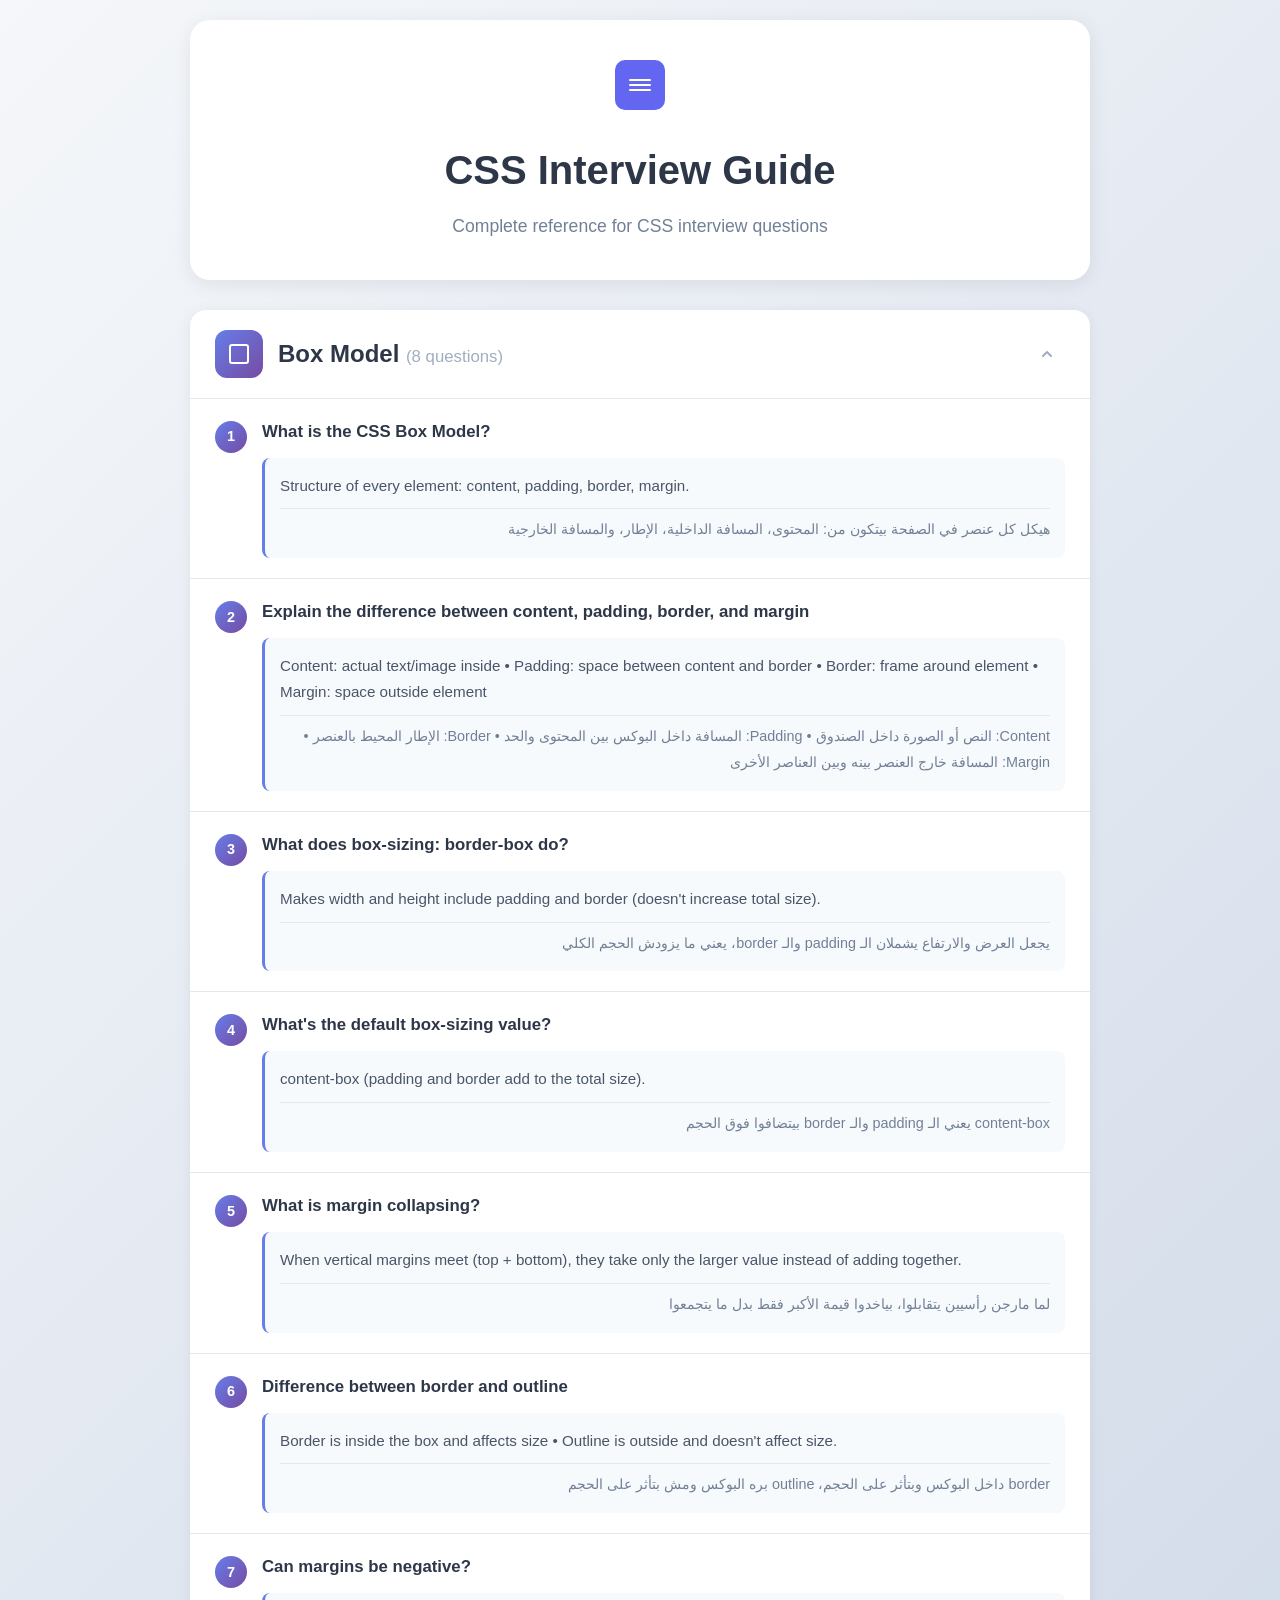
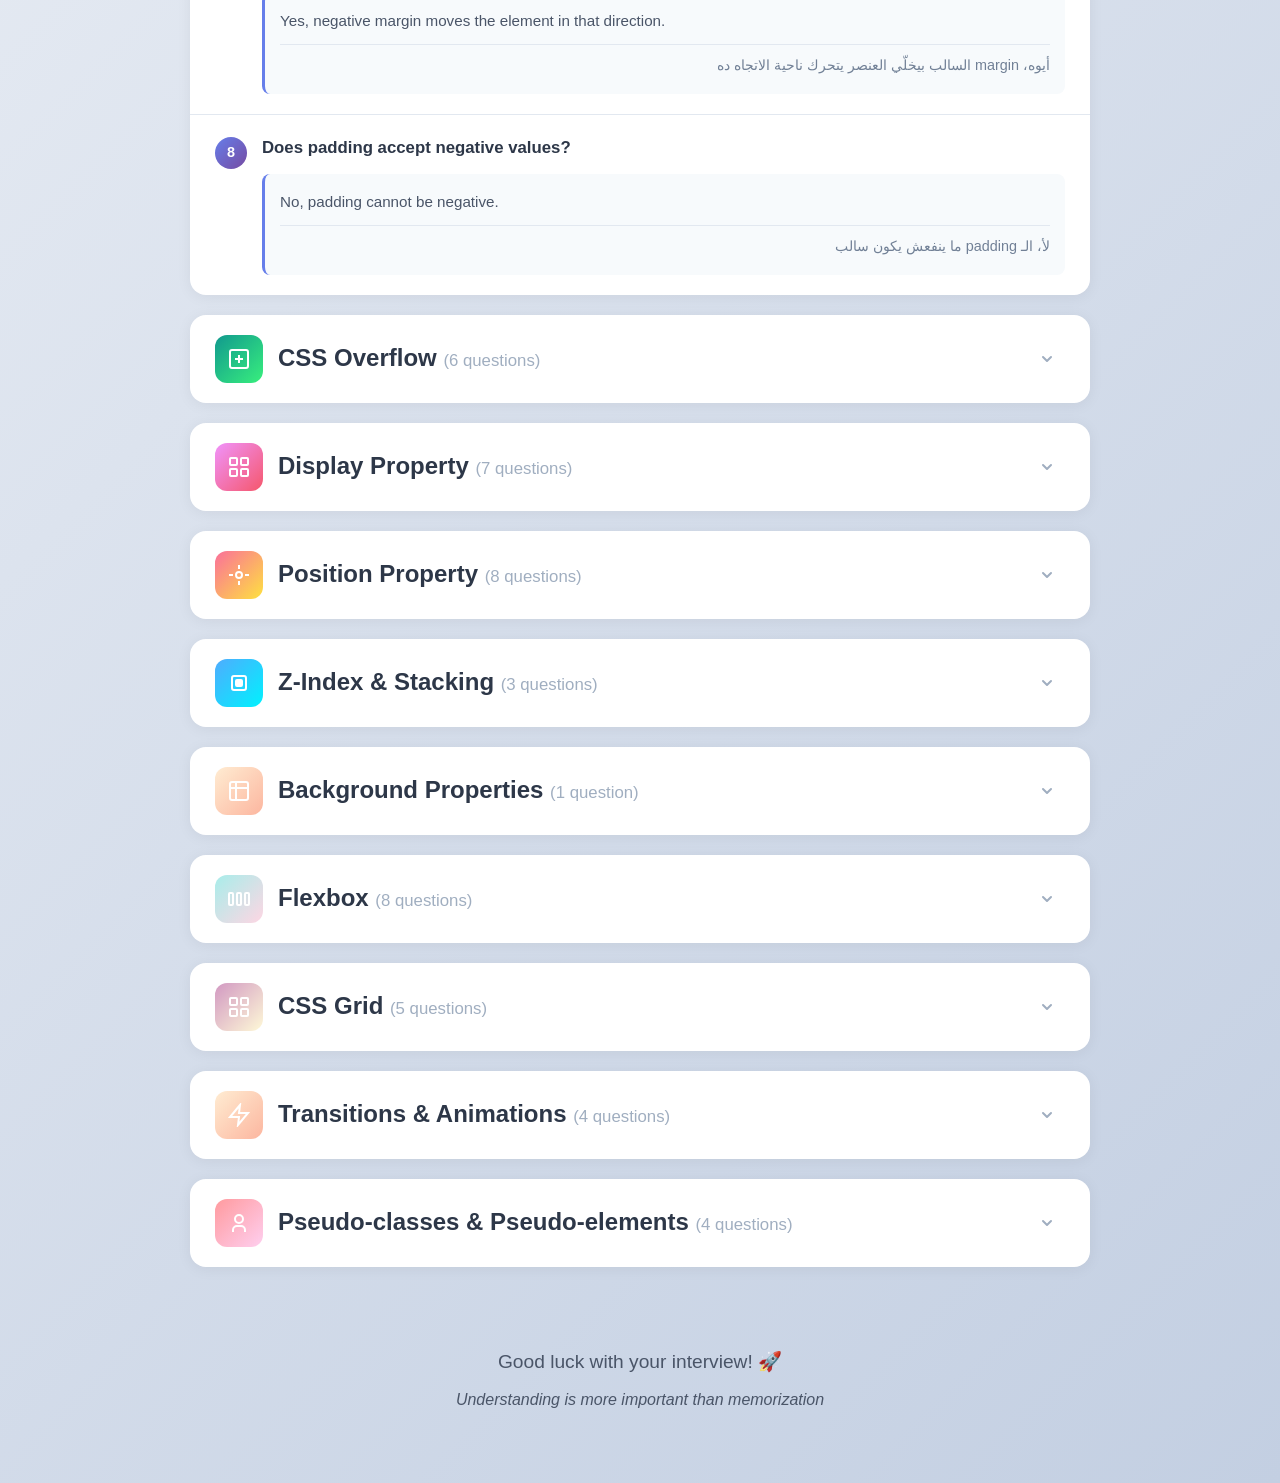
<file: CSS_Question_Interview/index.html>
<!DOCTYPE html>
<html lang="en" dir="ltr">
<head>
    <meta charset="UTF-8">
    <meta name="viewport" content="width=device-width, initial-scale=1.0">
    <title>CSS Interview Guide</title>
    <link rel="stylesheet" href="styles.css">
</head>
<body>
    <div class="container">
        <header class="header">
            <div class="icon">
                <svg width="50" height="50" viewBox="0 0 50 50" fill="none">
                    <rect width="50" height="50" rx="10" fill="#6366f1"/>
                    <path d="M15 20h20M15 25h20M15 30h20" stroke="white" stroke-width="2" stroke-linecap="round"/>
                </svg>
            </div>
            <h1>CSS Interview Guide</h1>
            <p class="subtitle">Complete reference for CSS interview questions</p>
        </header>

        <main class="content">
            <!-- Box Model Section -->
            <section class="topic-section" data-topic="box-model">
                <div class="topic-header">
                    <div class="topic-icon" style="background: linear-gradient(135deg, #667eea 0%, #764ba2 100%);">
                        <svg width="24" height="24" viewBox="0 0 24 24" fill="none" stroke="white" stroke-width="2">
                            <rect x="3" y="3" width="18" height="18" rx="2"/>
                        </svg>
                    </div>
                    <h2>Box Model <span class="question-count">(8 questions)</span></h2>
                    <button class="toggle-btn">
                        <svg class="arrow" width="20" height="20" viewBox="0 0 20 20" fill="currentColor">
                            <path d="M5.293 7.293a1 1 0 011.414 0L10 10.586l3.293-3.293a1 1 0 111.414 1.414l-4 4a1 1 0 01-1.414 0l-4-4a1 1 0 010-1.414z"/>
                        </svg>
                    </button>
                </div>
                <div class="questions-container">
                    <div class="question-card">
                        <div class="question-number">1</div>
                        <div class="question-content">
                            <h3>What is the CSS Box Model?</h3>
                            <div class="answer">
                                <p class="answer-english">Structure of every element: content, padding, border, margin.</p>
                                <p class="answer-arabic">هيكل كل عنصر في الصفحة بيتكون من: المحتوى، المسافة الداخلية، الإطار، والمسافة الخارجية</p>
                            </div>
                        </div>
                    </div>

                    <div class="question-card">
                        <div class="question-number">2</div>
                        <div class="question-content">
                            <h3>Explain the difference between content, padding, border, and margin</h3>
                            <div class="answer">
                                <p class="answer-english">Content: actual text/image inside • Padding: space between content and border • Border: frame around element • Margin: space outside element</p>
                                <p class="answer-arabic">Content: النص أو الصورة داخل الصندوق • Padding: المسافة داخل البوكس بين المحتوى والحد • Border: الإطار المحيط بالعنصر • Margin: المسافة خارج العنصر بينه وبين العناصر الأخرى</p>
                            </div>
                        </div>
                    </div>

                    <div class="question-card">
                        <div class="question-number">3</div>
                        <div class="question-content">
                            <h3>What does box-sizing: border-box do?</h3>
                            <div class="answer">
                                <p class="answer-english">Makes width and height include padding and border (doesn't increase total size).</p>
                                <p class="answer-arabic">يجعل العرض والارتفاع يشملان الـ padding والـ border، يعني ما يزودش الحجم الكلي</p>
                            </div>
                        </div>
                    </div>

                    <div class="question-card">
                        <div class="question-number">4</div>
                        <div class="question-content">
                            <h3>What's the default box-sizing value?</h3>
                            <div class="answer">
                                <p class="answer-english">content-box (padding and border add to the total size).</p>
                                <p class="answer-arabic">content-box يعني الـ padding والـ border بيتضافوا فوق الحجم</p>
                            </div>
                        </div>
                    </div>

                    <div class="question-card">
                        <div class="question-number">5</div>
                        <div class="question-content">
                            <h3>What is margin collapsing?</h3>
                            <div class="answer">
                                <p class="answer-english">When vertical margins meet (top + bottom), they take only the larger value instead of adding together.</p>
                                <p class="answer-arabic">لما مارجن رأسيين يتقابلوا، بياخدوا قيمة الأكبر فقط بدل ما يتجمعوا</p>
                            </div>
                        </div>
                    </div>

                    <div class="question-card">
                        <div class="question-number">6</div>
                        <div class="question-content">
                            <h3>Difference between border and outline</h3>
                            <div class="answer">
                                <p class="answer-english">Border is inside the box and affects size • Outline is outside and doesn't affect size.</p>
                                <p class="answer-arabic">border داخل البوكس وبتأثر على الحجم، outline بره البوكس ومش بتأثر على الحجم</p>
                            </div>
                        </div>
                    </div>

                    <div class="question-card">
                        <div class="question-number">7</div>
                        <div class="question-content">
                            <h3>Can margins be negative?</h3>
                            <div class="answer">
                                <p class="answer-english">Yes, negative margin moves the element in that direction.</p>
                                <p class="answer-arabic">أيوه، margin السالب بيخلّي العنصر يتحرك ناحية الاتجاه ده</p>
                            </div>
                        </div>
                    </div>

                    <div class="question-card">
                        <div class="question-number">8</div>
                        <div class="question-content">
                            <h3>Does padding accept negative values?</h3>
                            <div class="answer">
                                <p class="answer-english">No, padding cannot be negative.</p>
                                <p class="answer-arabic">لأ، الـ padding ما ينفعش يكون سالب</p>
                            </div>
                        </div>
                    </div>
                </div>
            </section>

            <!-- Overflow Section -->
            <section class="topic-section" data-topic="overflow">
                <div class="topic-header">
                    <div class="topic-icon" style="background: linear-gradient(135deg, #11998e 0%, #38ef7d 100%);">
                        <svg width="24" height="24" viewBox="0 0 24 24" fill="none" stroke="white" stroke-width="2">
                            <rect x="3" y="3" width="18" height="18" rx="2"/>
                            <path d="M12 8v8M8 12h8"/>
                        </svg>
                    </div>
                    <h2>CSS Overflow <span class="question-count">(6 questions)</span></h2>
                    <button class="toggle-btn">
                        <svg class="arrow" width="20" height="20" viewBox="0 0 20 20" fill="currentColor">
                            <path d="M5.293 7.293a1 1 0 011.414 0L10 10.586l3.293-3.293a1 1 0 111.414 1.414l-4 4a1 1 0 01-1.414 0l-4-4a1 1 0 010-1.414z"/>
                        </svg>
                    </button>
                </div>
                <div class="questions-container">
                    <div class="question-card">
                        <div class="question-number">1</div>
                        <div class="question-content">
                            <h3>What does the overflow property do in CSS?</h3>
                            <div class="answer">
                                <p class="answer-english">Controls what happens when content overflows an element's box.</p>
                                <p class="answer-arabic">بتتحكم في اللي بيحصل لما المحتوى يكون أكبر من المساحة المحددة للعنصر</p>
                            </div>
                        </div>
                    </div>

                    <div class="question-card">
                        <div class="question-number">2</div>
                        <div class="question-content">
                            <h3>What are the possible values for overflow?</h3>
                            <div class="answer">
                                <p class="answer-english">visible, hidden, scroll, and auto.</p>
                                <p class="answer-arabic">visible: المحتوى بيطلع برا • hidden: بيخفي الزيادة • scroll: شريط تمرير دايماً • auto: شريط تمرير لما يحتاج بس</p>
                            </div>
                        </div>
                    </div>

                    <div class="question-card">
                        <div class="question-number">3</div>
                        <div class="question-content">
                            <h3>What's the default value of overflow?</h3>
                            <div class="answer">
                                <p class="answer-english">The default value is visible.</p>
                                <p class="answer-arabic">القيمة الافتراضية visible، يعني المحتوى هيطلع برا عادي</p>
                            </div>
                        </div>
                    </div>

                    <div class="question-card">
                        <div class="question-number">4</div>
                        <div class="question-content">
                            <h3>What's the difference between overflow: scroll and overflow: auto?</h3>
                            <div class="answer">
                                <p class="answer-english">scroll: always shows scrollbars • auto: shows scrollbars only when needed.</p>
                                <p class="answer-arabic">scroll بيظهر الـ scrollbar دايماً، auto بيظهره بس لما المحتوى يكون كبير فعلاً</p>
                            </div>
                        </div>
                    </div>

                    <div class="question-card">
                        <div class="question-number">5</div>
                        <div class="question-content">
                            <h3>Can you control horizontal and vertical overflow separately?</h3>
                            <div class="answer">
                                <p class="answer-english">Yes, using overflow-x and overflow-y.</p>
                                <p class="answer-arabic">أيوه، overflow-x للأفقي وoverflow-y للرأسي</p>
                            </div>
                        </div>
                    </div>

                    <div class="question-card">
                        <div class="question-number">6</div>
                        <div class="question-content">
                            <h3>What happens if you set overflow: hidden?</h3>
                            <div class="answer">
                                <p class="answer-english">The overflowing content will be clipped and not visible.</p>
                                <p class="answer-arabic">أي حاجة تطلع برا حدود العنصر هتتقصّ ومش هتظهر خالص</p>
                            </div>
                        </div>
                    </div>
                </div>
            </section>

            <!-- Display Property Section -->
            <section class="topic-section" data-topic="display">
                <div class="topic-header">
                    <div class="topic-icon" style="background: linear-gradient(135deg, #f093fb 0%, #f5576c 100%);">
                        <svg width="24" height="24" viewBox="0 0 24 24" fill="none" stroke="white" stroke-width="2">
                            <rect x="3" y="3" width="7" height="7" rx="1"/>
                            <rect x="14" y="3" width="7" height="7" rx="1"/>
                            <rect x="3" y="14" width="7" height="7" rx="1"/>
                            <rect x="14" y="14" width="7" height="7" rx="1"/>
                        </svg>
                    </div>
                    <h2>Display Property <span class="question-count">(7 questions)</span></h2>
                    <button class="toggle-btn">
                        <svg class="arrow" width="20" height="20" viewBox="0 0 20 20" fill="currentColor">
                            <path d="M5.293 7.293a1 1 0 011.414 0L10 10.586l3.293-3.293a1 1 0 111.414 1.414l-4 4a1 1 0 01-1.414 0l-4-4a1 1 0 010-1.414z"/>
                        </svg>
                    </button>
                </div>
                <div class="questions-container">
                    <div class="question-card">
                        <div class="question-number">1</div>
                        <div class="question-content">
                            <h3>What is display: inline?</h3>
                            <div class="answer">
                                <p class="answer-english">Element stays on same line with others, can't set width/height, takes only content space.</p>
                                <p class="answer-arabic">العنصر بيكون على نفس السطر مع غيره، ما ينفعش نديه width أو height، بياخد مساحة على قد المحتوى</p>
                            </div>
                        </div>
                    </div>

                    <div class="question-card">
                        <div class="question-number">2</div>
                        <div class="question-content">
                            <h3>What is display: block?</h3>
                            <div class="answer">
                                <p class="answer-english">Takes full line alone, can set width and height.</p>
                                <p class="answer-arabic">بياخد صف كامل لوحده، نقدر نديه width وheight</p>
                            </div>
                        </div>
                    </div>

                    <div class="question-card">
                        <div class="question-number">3</div>
                        <div class="question-content">
                            <h3>What is display: inline-block?</h3>
                            <div class="answer">
                                <p class="answer-english">Mix of both: stays on same line like inline, but can set width/height like block.</p>
                                <p class="answer-arabic">خليط: بيكون على نفس السطر زي inline، لكن نقدر نديه width وheight زي block</p>
                            </div>
                        </div>
                    </div>

                    <div class="question-card">
                        <div class="question-number">4</div>
                        <div class="question-content">
                            <h3>What is display: none?</h3>
                            <div class="answer">
                                <p class="answer-english">Element completely disappears from page as if it doesn't exist (takes no space).</p>
                                <p class="answer-arabic">العنصر بيختفي تماماً من الصفحة وكأنه مش موجود، ما بياخدش مساحة</p>
                            </div>
                        </div>
                    </div>

                    <div class="question-card">
                        <div class="question-number">5</div>
                        <div class="question-content">
                            <h3>Difference between display: none and visibility: hidden?</h3>
                            <div class="answer">
                                <p class="answer-english">none: removes element completely • hidden: hides element but keeps its space.</p>
                                <p class="answer-arabic">none بيخفي العنصر وبيشيل مكانه، hidden بيخفيه لكن بيحافظ على مكانه</p>
                            </div>
                        </div>
                    </div>

                    <div class="question-card">
                        <div class="question-number">6</div>
                        <div class="question-content">
                            <h3>What is display: flex?</h3>
                            <div class="answer">
                                <p class="answer-english">Makes parent a flex container, arranges children in one dimension (row or column).</p>
                                <p class="answer-arabic">بيخلي العنصر الأب flex container، ينظم العناصر في بعد واحد (صف أو عمود)</p>
                            </div>
                        </div>
                    </div>

                    <div class="question-card">
                        <div class="question-number">7</div>
                        <div class="question-content">
                            <h3>What is display: grid?</h3>
                            <div class="answer">
                                <p class="answer-english">Controls layout in two dimensions (rows and columns), ideal for complex layouts.</p>
                                <p class="answer-arabic">تتحكم في بعدين (صفوف وأعمدة)، مثالية للتصميمات المعقدة</p>
                            </div>
                        </div>
                    </div>
                </div>
            </section>

            <!-- Position Property Section -->
            <section class="topic-section" data-topic="position">
                <div class="topic-header">
                    <div class="topic-icon" style="background: linear-gradient(135deg, #fa709a 0%, #fee140 100%);">
                        <svg width="24" height="24" viewBox="0 0 24 24" fill="none" stroke="white" stroke-width="2">
                            <circle cx="12" cy="12" r="3"/>
                            <path d="M12 2v4M12 18v4M22 12h-4M6 12H2"/>
                        </svg>
                    </div>
                    <h2>Position Property <span class="question-count">(8 questions)</span></h2>
                    <button class="toggle-btn">
                        <svg class="arrow" width="20" height="20" viewBox="0 0 20 20" fill="currentColor">
                            <path d="M5.293 7.293a1 1 0 011.414 0L10 10.586l3.293-3.293a1 1 0 111.414 1.414l-4 4a1 1 0 01-1.414 0l-4-4a1 1 0 010-1.414z"/>
                        </svg>
                    </button>
                </div>
                <div class="questions-container">
                    <div class="question-card">
                        <div class="question-number">1</div>
                        <div class="question-content">
                            <h3>What is position: static?</h3>
                            <div class="answer">
                                <p class="answer-english">Default positioning, element follows normal document flow.</p>
                                <p class="answer-arabic">الوضع الافتراضي، العنصر بيتبع التدفق الطبيعي للصفحة</p>
                            </div>
                        </div>
                    </div>

                    <div class="question-card">
                        <div class="question-number">2</div>
                        <div class="question-content">
                            <h3>What is position: relative?</h3>
                            <div class="answer">
                                <p class="answer-english">Element moves relative to its original position, keeps space in document.</p>
                                <p class="answer-arabic">العنصر بيتحرك بالنسبة لمكانه الأصلي، بس بيحتفظ بمكانه في الصفحة</p>
                            </div>
                        </div>
                    </div>

                    <div class="question-card">
                        <div class="question-number">3</div>
                        <div class="question-content">
                            <h3>What is position: absolute?</h3>
                            <div class="answer">
                                <p class="answer-english">Element positioned relative to nearest positioned parent (or body), removed from flow.</p>
                                <p class="answer-arabic">العنصر بيتحرك بالنسبة لأقرب أب عنده position غير static، بيخرج من التدفق الطبيعي</p>
                            </div>
                        </div>
                    </div>

                    <div class="question-card">
                        <div class="question-number">4</div>
                        <div class="question-content">
                            <h3>What is position: fixed?</h3>
                            <div class="answer">
                                <p class="answer-english">Element fixed relative to viewport, stays in place when scrolling.</p>
                                <p class="answer-arabic">العنصر ثابت بالنسبة للشاشة، بيفضل في مكانه حتى لو سكرولت</p>
                            </div>
                        </div>
                    </div>

                    <div class="question-card">
                        <div class="question-number">5</div>
                        <div class="question-content">
                            <h3>What is position: sticky?</h3>
                            <div class="answer">
                                <p class="answer-english">Mix of relative and fixed: scrolls normally until threshold, then becomes fixed.</p>
                                <p class="answer-arabic">خليط: بيتحرك عادي لحد ما يوصل لنقطة معينة، بعدها بيثبت زي fixed</p>
                            </div>
                        </div>
                    </div>

                    <div class="question-card">
                        <div class="question-number">6</div>
                        <div class="question-content">
                            <h3>Difference between absolute and relative?</h3>
                            <div class="answer">
                                <p class="answer-english">relative: keeps space in flow • absolute: removed from flow, positioned relative to parent.</p>
                                <p class="answer-arabic">relative بيحافظ على مكانه في الصفحة، absolute بيخرج من التدفق ويتحرك بالنسبة للأب</p>
                            </div>
                        </div>
                    </div>

                    <div class="question-card">
                        <div class="question-number">7</div>
                        <div class="question-content">
                            <h3>How to center element with position: absolute?</h3>
                            <div class="answer">
                                <p class="answer-english">Use top: 50%; left: 50%; transform: translate(-50%, -50%);</p>
                                <p class="answer-arabic">استخدم top: 50%; left: 50%; transform: translate(-50%, -50%); عشان يبقى في النص بالضبط</p>
                            </div>
                        </div>
                    </div>

                    <div class="question-card">
                        <div class="question-number">8</div>
                        <div class="question-content">
                            <h3>Why doesn't sticky work sometimes?</h3>
                            <div class="answer">
                                <p class="answer-english">Must specify top/bottom value, parent can't have overflow: hidden or auto.</p>
                                <p class="answer-arabic">لازم تحدد top أو bottom، والأب ما يكونش عليه overflow: hidden</p>
                            </div>
                        </div>
                    </div>
                </div>
            </section>

            <!-- Z-Index & Stacking Section -->
            <section class="topic-section" data-topic="zindex">
                <div class="topic-header">
                    <div class="topic-icon" style="background: linear-gradient(135deg, #4facfe 0%, #00f2fe 100%);">
                        <svg width="24" height="24" viewBox="0 0 24 24" fill="none" stroke="white" stroke-width="2">
                            <rect x="5" y="5" width="14" height="14" rx="2"/>
                            <rect x="9" y="9" width="6" height="6" rx="1" fill="white"/>
                        </svg>
                    </div>
                    <h2>Z-Index & Stacking <span class="question-count">(3 questions)</span></h2>
                    <button class="toggle-btn">
                        <svg class="arrow" width="20" height="20" viewBox="0 0 20 20" fill="currentColor">
                            <path d="M5.293 7.293a1 1 0 011.414 0L10 10.586l3.293-3.293a1 1 0 111.414 1.414l-4 4a1 1 0 01-1.414 0l-4-4a1 1 0 010-1.414z"/>
                        </svg>
                    </button>
                </div>
                <div class="questions-container">
                    <div class="question-card">
                        <div class="question-number">1</div>
                        <div class="question-content">
                            <h3>When does z-index not work?</h3>
                            <div class="answer">
                                <p class="answer-english">When element has position: static (default).</p>
                                <p class="answer-arabic">لما يكون العنصر position: static، لازم يكون relative أو absolute أو fixed</p>
                            </div>
                        </div>
                    </div>

                    <div class="question-card">
                        <div class="question-number">2</div>
                        <div class="question-content">
                            <h3>Difference between positive and negative z-index?</h3>
                            <div class="answer">
                                <p class="answer-english">Positive: brings element forward • Negative: pushes element backward.</p>
                                <p class="answer-arabic">الموجب بيخلي العنصر فوق، السالب بيخليه تحت</p>
                            </div>
                        </div>
                    </div>

                    <div class="question-card">
                        <div class="question-number">3</div>
                        <div class="question-content">
                            <h3>What if two elements have same z-index?</h3>
                            <div class="answer">
                                <p class="answer-english">The one that comes later in HTML appears on top.</p>
                                <p class="answer-arabic">اللي جاي بعد في الكود بيظهر فوق</p>
                            </div>
                        </div>
                    </div>
                </div>
            </section>

            <!-- Background Properties Section -->
            <section class="topic-section" data-topic="background">
                <div class="topic-header">
                    <div class="topic-icon" style="background: linear-gradient(135deg, #ffecd2 0%, #fcb69f 100%);">
                        <svg width="24" height="24" viewBox="0 0 24 24" fill="none" stroke="white" stroke-width="2">
                            <rect x="3" y="3" width="18" height="18" rx="2"/>
                            <path d="M3 9h18M9 3v18"/>
                        </svg>
                    </div>
                    <h2>Background Properties <span class="question-count">(1 question)</span></h2>
                    <button class="toggle-btn">
                        <svg class="arrow" width="20" height="20" viewBox="0 0 20 20" fill="currentColor">
                            <path d="M5.293 7.293a1 1 0 011.414 0L10 10.586l3.293-3.293a1 1 0 111.414 1.414l-4 4a1 1 0 01-1.414 0l-4-4a1 1 0 010-1.414z"/>
                        </svg>
                    </button>
                </div>
                <div class="questions-container">
                    <div class="question-card">
                        <div class="question-number">1</div>
                        <div class="question-content">
                            <h3>What is background-attachment?</h3>
                            <div class="answer">
                                <p class="answer-english">Controls if background moves with page or stays fixed. Values: scroll (moves) or fixed (stays).</p>
                                <p class="answer-arabic">بتحدد هل الخلفية تتحرك مع الصفحة (scroll) ولا ثابتة (fixed)</p>
                            </div>
                        </div>
                    </div>
                </div>
            </section>

            <!-- Flexbox Section -->
            <section class="topic-section" data-topic="flexbox">
                <div class="topic-header">
                    <div class="topic-icon" style="background: linear-gradient(135deg, #a8edea 0%, #fed6e3 100%);">
                        <svg width="24" height="24" viewBox="0 0 24 24" fill="none" stroke="white" stroke-width="2">
                            <rect x="2" y="6" width="4" height="12" rx="1"/>
                            <rect x="10" y="6" width="4" height="12" rx="1"/>
                            <rect x="18" y="6" width="4" height="12" rx="1"/>
                        </svg>
                    </div>
                    <h2>Flexbox <span class="question-count">(8 questions)</span></h2>
                    <button class="toggle-btn">
                        <svg class="arrow" width="20" height="20" viewBox="0 0 20 20" fill="currentColor">
                            <path d="M5.293 7.293a1 1 0 011.414 0L10 10.586l3.293-3.293a1 1 0 111.414 1.414l-4 4a1 1 0 01-1.414 0l-4-4a1 1 0 010-1.414z"/>
                        </svg>
                    </button>
                </div>
                <div class="questions-container">
                    <div class="question-card">
                        <div class="question-number">1</div>
                        <div class="question-content">
                            <h3>What is the purpose of Flexbox?</h3>
                            <div class="answer">
                                <p class="answer-english">Arranges elements in a container flexibly and easily, controlling direction and alignment horizontally or vertically without float or position.</p>
                                <p class="answer-arabic">بيُستخدم لترتيب العناصر داخل الحاوية بطريقة مرنة وسهلة، بتوزع المسافات وتتحكم في الاتجاه أفقي أو رأسي من غير float</p>
                            </div>
                        </div>
                    </div>

                    <div class="question-card">
                        <div class="question-number">2</div>
                        <div class="question-content">
                            <h3>Difference between justify-content and align-items?</h3>
                            <div class="answer">
                                <p class="answer-english">justify-content: controls horizontal distribution (main axis) • align-items: controls vertical distribution (cross axis).</p>
                                <p class="answer-arabic">justify-content بتتحكم أفقياً، align-items بتتحكم رأسياً</p>
                            </div>
                        </div>
                    </div>

                    <div class="question-card">
                        <div class="question-number">3</div>
                        <div class="question-content">
                            <h3>Difference between align-items and align-content?</h3>
                            <div class="answer">
                                <p class="answer-english">align-items: aligns elements within one line • align-content: aligns all rows when using flex-wrap.</p>
                                <p class="answer-arabic">align-items بتتحكم في محاذاة العناصر داخل سطر واحد، align-content بتتحكم في كل الصفوف</p>
                            </div>
                        </div>
                    </div>

                    <div class="question-card">
                        <div class="question-number">4</div>
                        <div class="question-content">
                            <h3>What does flex-direction do?</h3>
                            <div class="answer">
                                <p class="answer-english">Determines the direction of elements: row (horizontal) or column (vertical).</p>
                                <p class="answer-arabic">بتحدد اتجاه العناصر: صف (row) أو عمود (column)</p>
                            </div>
                        </div>
                    </div>

                    <div class="question-card">
                        <div class="question-number">5</div>
                        <div class="question-content">
                            <h3>Difference between space-between, space-around, and space-evenly?</h3>
                            <div class="answer">
                                <p class="answer-english">space-between: first/last touch edges, space between only • space-around: equal space around each • space-evenly: all spaces equal.</p>
                                <p class="answer-arabic">space-between: أول وآخر ملتصقين بالأطراف • space-around: مسافات حول كل عنصر • space-evenly: كل المسافات متساوية</p>
                            </div>
                        </div>
                    </div>

                    <div class="question-card">
                        <div class="question-number">6</div>
                        <div class="question-content">
                            <h3>What does flex-wrap do?</h3>
                            <div class="answer">
                                <p class="answer-english">Makes elements wrap to new line when space isn't enough instead of staying in one line.</p>
                                <p class="answer-arabic">بتخلي العناصر تنزل لسطر جديد لو المساحة مش كفاية</p>
                            </div>
                        </div>
                    </div>

                    <div class="question-card">
                        <div class="question-number">7</div>
                        <div class="question-content">
                            <h3>What does the order property do?</h3>
                            <div class="answer">
                                <p class="answer-english">Changes element order within flex container without changing HTML code.</p>
                                <p class="answer-arabic">بتغير ترتيب العنصر داخل flex من غير ما تغير الكود</p>
                            </div>
                        </div>
                    </div>

                    <div class="question-card">
                        <div class="question-number">8</div>
                        <div class="question-content">
                            <h3>What happens with flex-wrap: nowrap?</h3>
                            <div class="answer">
                                <p class="answer-english">All elements stay in one line even if there's not enough space, might overflow container.</p>
                                <p class="answer-arabic">العناصر كلها هتفضل في سطر واحد حتى لو المساحة مش كفاية</p>
                            </div>
                        </div>
                    </div>
                </div>
            </section>

            <!-- CSS Grid Section -->
            <section class="topic-section" data-topic="grid">
                <div class="topic-header">
                    <div class="topic-icon" style="background: linear-gradient(135deg, #d299c2 0%, #fef9d7 100%);">
                        <svg width="24" height="24" viewBox="0 0 24 24" fill="none" stroke="white" stroke-width="2">
                            <rect x="3" y="3" width="7" height="7" rx="1"/>
                            <rect x="14" y="3" width="7" height="7" rx="1"/>
                            <rect x="3" y="14" width="7" height="7" rx="1"/>
                            <rect x="14" y="14" width="7" height="7" rx="1"/>
                        </svg>
                    </div>
                    <h2>CSS Grid <span class="question-count">(5 questions)</span></h2>
                    <button class="toggle-btn">
                        <svg class="arrow" width="20" height="20" viewBox="0 0 20 20" fill="currentColor">
                            <path d="M5.293 7.293a1 1 0 011.414 0L10 10.586l3.293-3.293a1 1 0 111.414 1.414l-4 4a1 1 0 01-1.414 0l-4-4a1 1 0 010-1.414z"/>
                        </svg>
                    </button>
                </div>
                <div class="questions-container">
                    <div class="question-card">
                        <div class="question-number">1</div>
                        <div class="question-content">
                            <h3>Difference between Flexbox and Grid?</h3>
                            <div class="answer">
                                <p class="answer-english">Flexbox: one-dimensional layout (row or column) • Grid: two-dimensional layout (rows + columns together).</p>
                                <p class="answer-arabic">Flexbox بُعد واحد (سطر أو عمود)، Grid بُعدين (صفوف + أعمدة مع بعض)</p>
                            </div>
                        </div>
                    </div>

                    <div class="question-card">
                        <div class="question-number">2</div>
                        <div class="question-content">
                            <h3>What do grid-template-columns and grid-template-rows do?</h3>
                            <div class="answer">
                                <p class="answer-english">grid-template-columns: defines number and size of columns • grid-template-rows: defines number and size of rows.</p>
                                <p class="answer-arabic">grid-template-columns تحدد عدد الأعمدة وحجمهم، grid-template-rows تحدد الصفوف</p>
                            </div>
                        </div>
                    </div>

                    <div class="question-card">
                        <div class="question-number">3</div>
                        <div class="question-content">
                            <h3>Difference between gap, row-gap, and column-gap?</h3>
                            <div class="answer">
                                <p class="answer-english">gap: space between rows and columns together • row-gap: space between rows only • column-gap: space between columns only.</p>
                                <p class="answer-arabic">gap للصفوف والأعمدة مع بعض، row-gap للصفوف بس، column-gap للأعمدة بس</p>
                            </div>
                        </div>
                    </div>

                    <div class="question-card">
                        <div class="question-number">4</div>
                        <div class="question-content">
                            <h3>What do justify-items and align-items do in Grid?</h3>
                            <div class="answer">
                                <p class="answer-english">justify-items: horizontal alignment within cells • align-items: vertical alignment within cells.</p>
                                <p class="answer-arabic">justify-items محاذاة أفقية داخل الخلية، align-items محاذاة رأسية</p>
                            </div>
                        </div>
                    </div>

                    <div class="question-card">
                        <div class="question-number">5</div>
                        <div class="question-content">
                            <h3>Difference between justify-content and align-content in Grid?</h3>
                            <div class="answer">
                                <p class="answer-english">justify-content: aligns all columns horizontally • align-content: aligns all rows vertically.</p>
                                <p class="answer-arabic">justify-content محاذاة كل الأعمدة أفقياً، align-content محاذاة كل الصفوف رأسياً</p>
                            </div>
                        </div>
                    </div>
                </div>
            </section>

            <!-- Transitions & Animations Section -->
            <section class="topic-section" data-topic="animations">
                <div class="topic-header">
                    <div class="topic-icon" style="background: linear-gradient(135deg, #ffecd2 0%, #fcb69f 100%);">
                        <svg width="24" height="24" viewBox="0 0 24 24" fill="none" stroke="white" stroke-width="2">
                            <path d="M13 2L3 14h9l-1 8 10-12h-9l1-8z"/>
                        </svg>
                    </div>
                    <h2>Transitions & Animations <span class="question-count">(4 questions)</span></h2>
                    <button class="toggle-btn">
                        <svg class="arrow" width="20" height="20" viewBox="0 0 20 20" fill="currentColor">
                            <path d="M5.293 7.293a1 1 0 011.414 0L10 10.586l3.293-3.293a1 1 0 111.414 1.414l-4 4a1 1 0 01-1.414 0l-4-4a1 1 0 010-1.414z"/>
                        </svg>
                    </button>
                </div>
                <div class="questions-container">
                    <div class="question-card">
                        <div class="question-number">1</div>
                        <div class="question-content">
                            <h3>Difference between CSS Transitions and Animations?</h3>
                            <div class="answer">
                                <p class="answer-english">Transition: smooth change on specific event (hover, focus) • Animation: continuous/programmed effects using @keyframes.</p>
                                <p class="answer-arabic">Transition تغيير سلس عند حدث معين، Animation تأثيرات مستمرة باستخدام @keyframes</p>
                            </div>
                        </div>
                    </div>

                    <div class="question-card">
                        <div class="question-number">2</div>
                        <div class="question-content">
                            <h3>What are the components of transition?</h3>
                            <div class="answer">
                                <p class="answer-english">property (what changes), duration (how long), timing-function (movement shape), delay (wait before start).</p>
                                <p class="answer-arabic">property: الخاصية • duration: المدة • timing-function: شكل الحركة • delay: التأخير</p>
                            </div>
                        </div>
                    </div>

                    <div class="question-card">
                        <div class="question-number">3</div>
                        <div class="question-content">
                            <h3>What are the components of animation?</h3>
                            <div class="answer">
                                <p class="answer-english">@keyframes (defines movement), animation-name, animation-duration, animation-iteration-count (repetitions).</p>
                                <p class="answer-arabic">@keyframes تحدد الحركة، animation-name الاسم، animation-duration المدة، iteration-count عدد التكرار</p>
                            </div>
                        </div>
                    </div>

                    <div class="question-card">
                        <div class="question-number">4</div>
                        <div class="question-content">
                            <h3>How to make animation repeat infinitely?</h3>
                            <div class="answer">
                                <p class="answer-english">Use animation-iteration-count: infinite;</p>
                                <p class="answer-arabic">استخدم animation-iteration-count: infinite; عشان تتكرر بلا حدود</p>
                            </div>
                        </div>
                    </div>
                </div>
            </section>

            <!-- Pseudo-classes & Pseudo-elements Section -->
            <section class="topic-section" data-topic="pseudo">
                <div class="topic-header">
                    <div class="topic-icon" style="background: linear-gradient(135deg, #ff9a9e 0%, #fecfef 100%);">
                        <svg width="24" height="24" viewBox="0 0 24 24" fill="none" stroke="white" stroke-width="2">
                            <circle cx="12" cy="8" r="4"/>
                            <path d="M6 21v-2a4 4 0 014-4h4a4 4 0 014 4v2"/>
                        </svg>
                    </div>
                    <h2>Pseudo-classes & Pseudo-elements <span class="question-count">(4 questions)</span></h2>
                    <button class="toggle-btn">
                        <svg class="arrow" width="20" height="20" viewBox="0 0 20 20" fill="currentColor">
                            <path d="M5.293 7.293a1 1 0 011.414 0L10 10.586l3.293-3.293a1 1 0 111.414 1.414l-4 4a1 1 0 01-1.414 0l-4-4a1 1 0 010-1.414z"/>
                        </svg>
                    </button>
                </div>
                <div class="questions-container">
                    <div class="question-card">
                        <div class="question-number">1</div>
                        <div class="question-content">
                            <h3>Difference between pseudo-class and pseudo-element?</h3>
                            <div class="answer">
                                <p class="answer-english">Pseudo-class: styles element in specific state (:hover, :focus) • Pseudo-element: styles specific part (::before, ::after).</p>
                                <p class="answer-arabic">Pseudo-class بتستهدف حالة معينة للعنصر، Pseudo-element بتستهدف جزء معين منه</p>
                            </div>
                        </div>
                    </div>

                    <div class="question-card">
                        <div class="question-number">2</div>
                        <div class="question-content">
                            <h3>Difference between :hover, :active, and :focus?</h3>
                            <div class="answer">
                                <p class="answer-english">:hover (mouse over) • :active (while clicking) • :focus (when selected/tabbed to).</p>
                                <p class="answer-arabic">:hover لما الماوس فوق العنصر • :active وقت الضغط • :focus لما العنصر يكون محدد</p>
                            </div>
                        </div>
                    </div>

                    <div class="question-card">
                        <div class="question-number">3</div>
                        <div class="question-content">
                            <h3>How to add content before element with CSS?</h3>
                            <div class="answer">
                                <p class="answer-english">Use ::before with content property.</p>
                                <p class="answer-arabic">استخدم ::before مع خاصية content</p>
                            </div>
                        </div>
                    </div>

                    <div class="question-card">
                        <div class="question-number">4</div>
                        <div class="question-content">
                            <h3>When to use :first-child and :last-child?</h3>
                            <div class="answer">
                                <p class="answer-english">To target first or last element in a group for special styling.</p>
                                <p class="answer-arabic">لاستهداف أول أو آخر عنصر في مجموعة عشان تديه تنسيق خاص</p>
                            </div>
                        </div>
                    </div>
                </div>
            </section>
        </main>

        <footer class="footer">
            <p>Good luck with your interview! 🚀</p>
            <p class="footer-note">Understanding is more important than memorization</p>
        </footer>
    </div>

    <script src="script.js"></script>
</body>
</html>
</file>
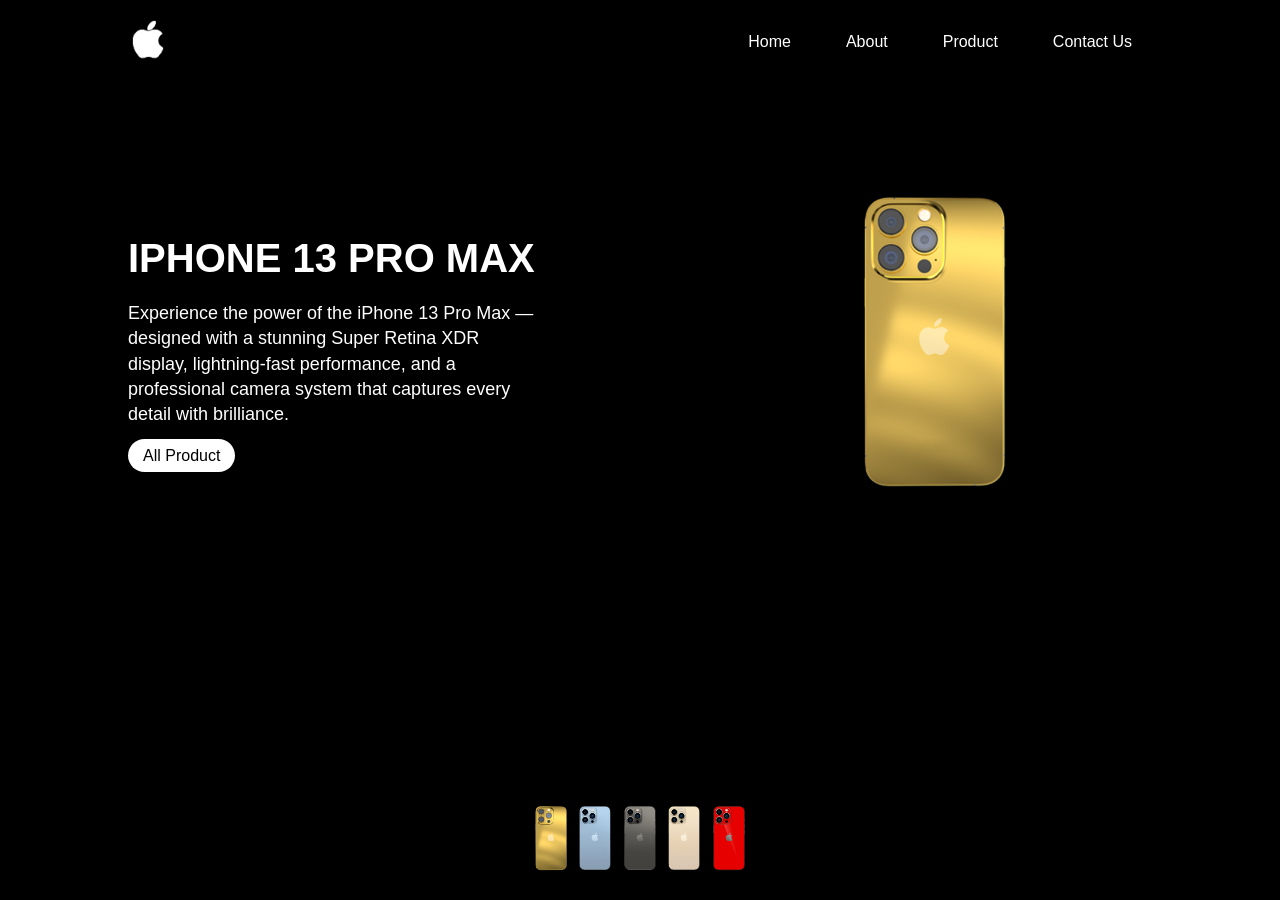
<file: iphone_page/index.html>
<!DOCTYPE html>
<html lang="en">
<head>
    <meta charset="UTF-8">
    <meta name="viewport" content="width=device-width, initial-scale=1.0">
    <link  rel="stylesheet" href="style.css">
    <title>Iphone_langing_Page</title>
</head>
<body>
    <div class="container">
        <header>
            <a  class="logo"><img  src="Image/logo.png"></a>
            <ul>
                <li><a href="#home">Home</a></li>
                <li><a href="#home">About</a></li>
                <li><a href="#home">Product</a></li>
                <li><a href="#home">Contact Us</a></li>

            </ul>
        </header>
        <div class="contact">
            <div  class="text">
                <h2>iphone 13 pro max</h2>
                <p>Experience the power of the iPhone 13 Pro Max — designed with a stunning Super Retina XDR display, lightning-fast performance, and a professional camera system that captures every detail with brilliance.</p>
                <a>All Product</a>
            </div>
            <div class="Image">
                <img  class="img" src="Image/0.png">
            </div>
        </div>
        <div class="icons">
            <img onclick="photo(this.src);background('black')" src="Image/0.png">
            <img onclick="photo(this.src);background('#247ec8')" src="Image/1.png">
            <img  onclick="photo(this.src);background('#1e1e1e')" src="Image/2.png">
            <img  onclick="photo(this.src);background('#c79b53')" src="Image/3.png">
            <img onclick="photo(this.src);background('#c82525')" src="Image/4.png">

        </div>
    </div>
    <script src="main.js"></script>
</body>
</html>
</file>
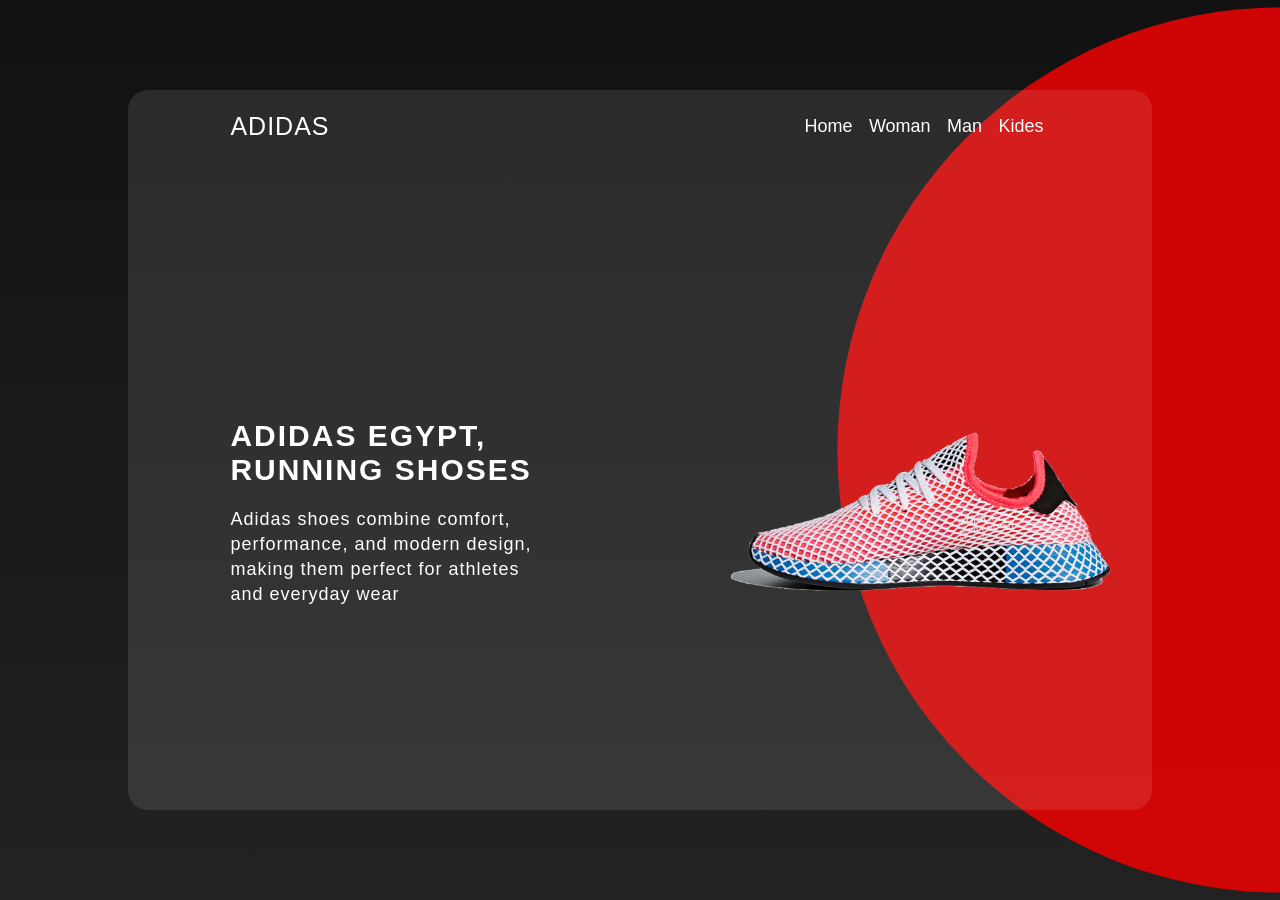
<file: Shoose Responsive/index.html>
<!DOCTYPE html>
<html lang="en">
<head>
    <meta charset="UTF-8">
    <meta name="viewport" content="width=device-width, initial-scale=1.0">
    <link rel="stylesheet" href="style.css">
    <title>Shose_page</title>
</head>
<body>
    <div class="container">
        <nav>
            <a class="logo" href="#">Adidas</a>
            <ul>
                <li><a href="#">Home</a></li>
                <li><a href="#">Woman</a></li>
                <li><a href="#">Man</a></li>
                <li><a href="#">Kides</a></li>

            </ul>
        </nav> 
        <div class="content">
            <div class="text">
                <h2>Adidas Egypt,<br>Running shoses</h2>
                <p>Adidas shoes combine comfort, performance, and modern design, making them perfect for athletes and everyday wear
                </p>
            </div>
            <div class="img">
                <img src="Img/shoes.png">
            </div>
        </div>
    </div>
</body>
</html>
</file>
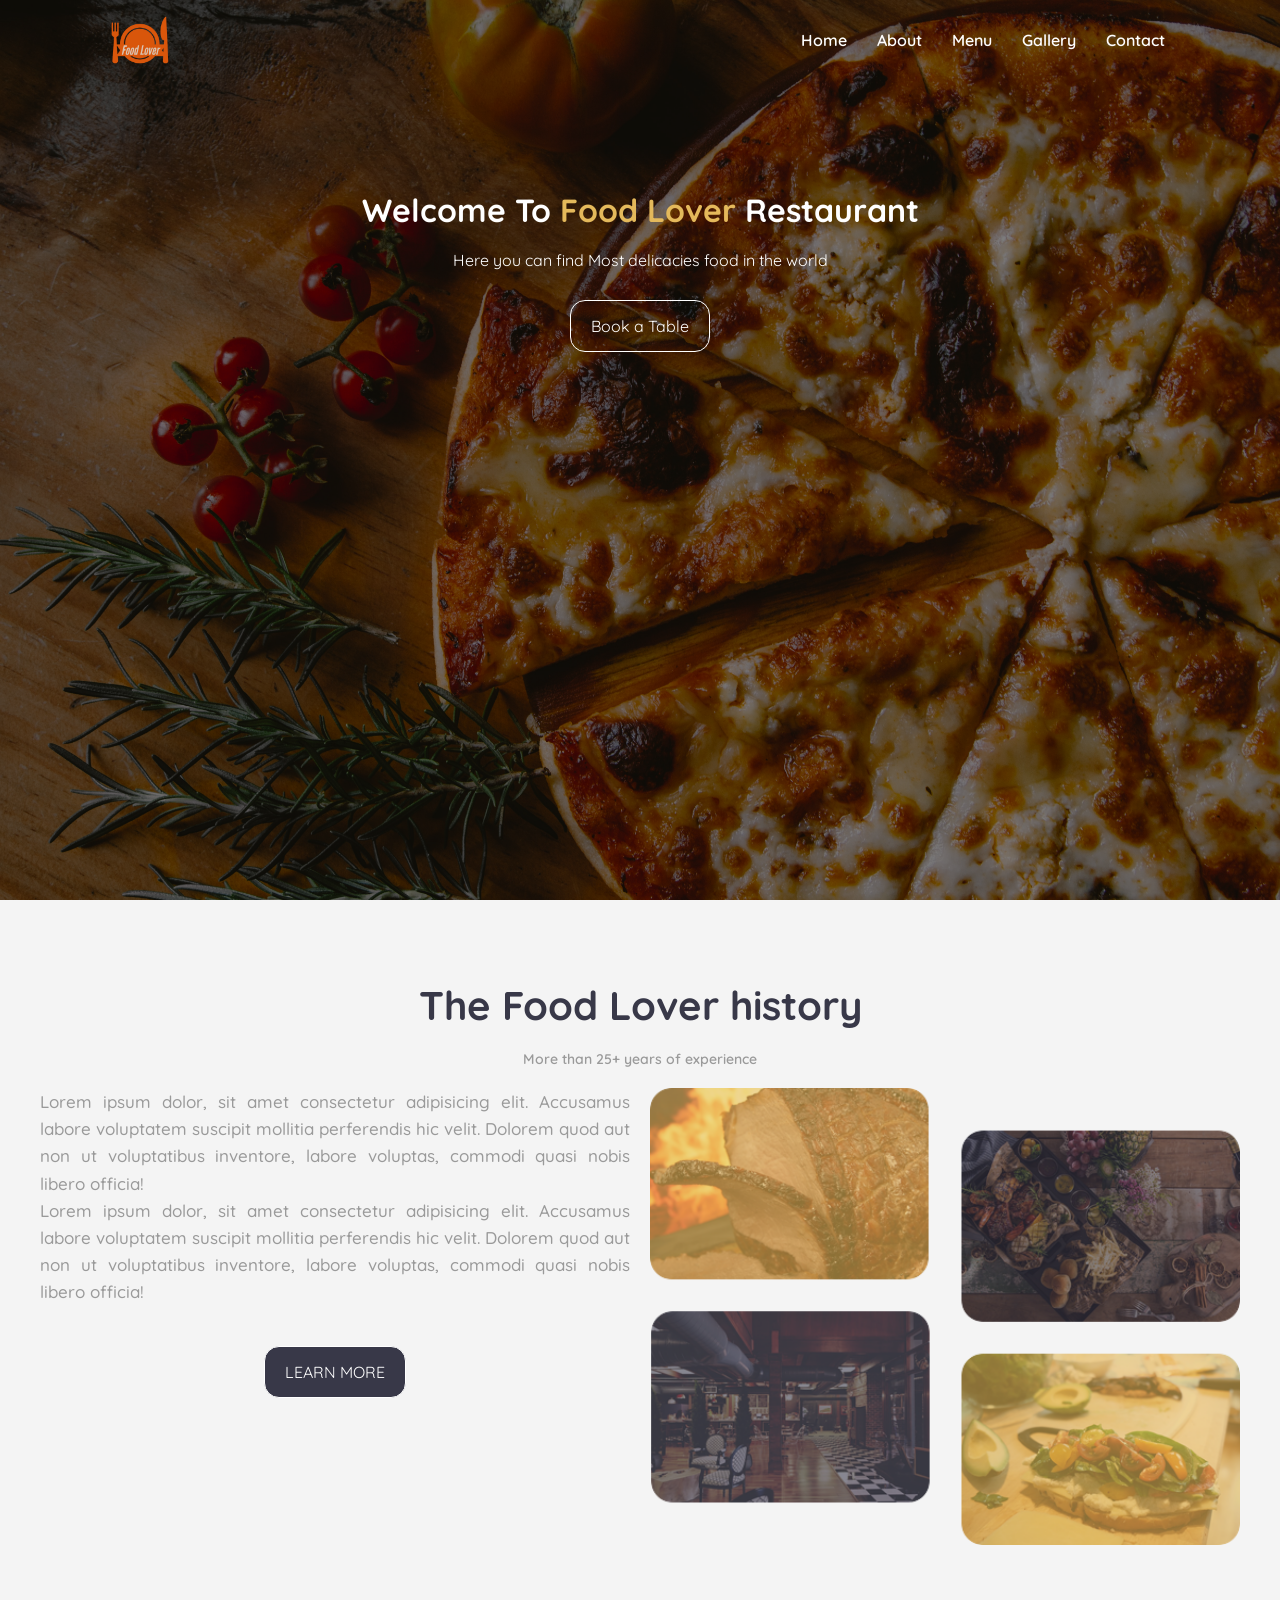
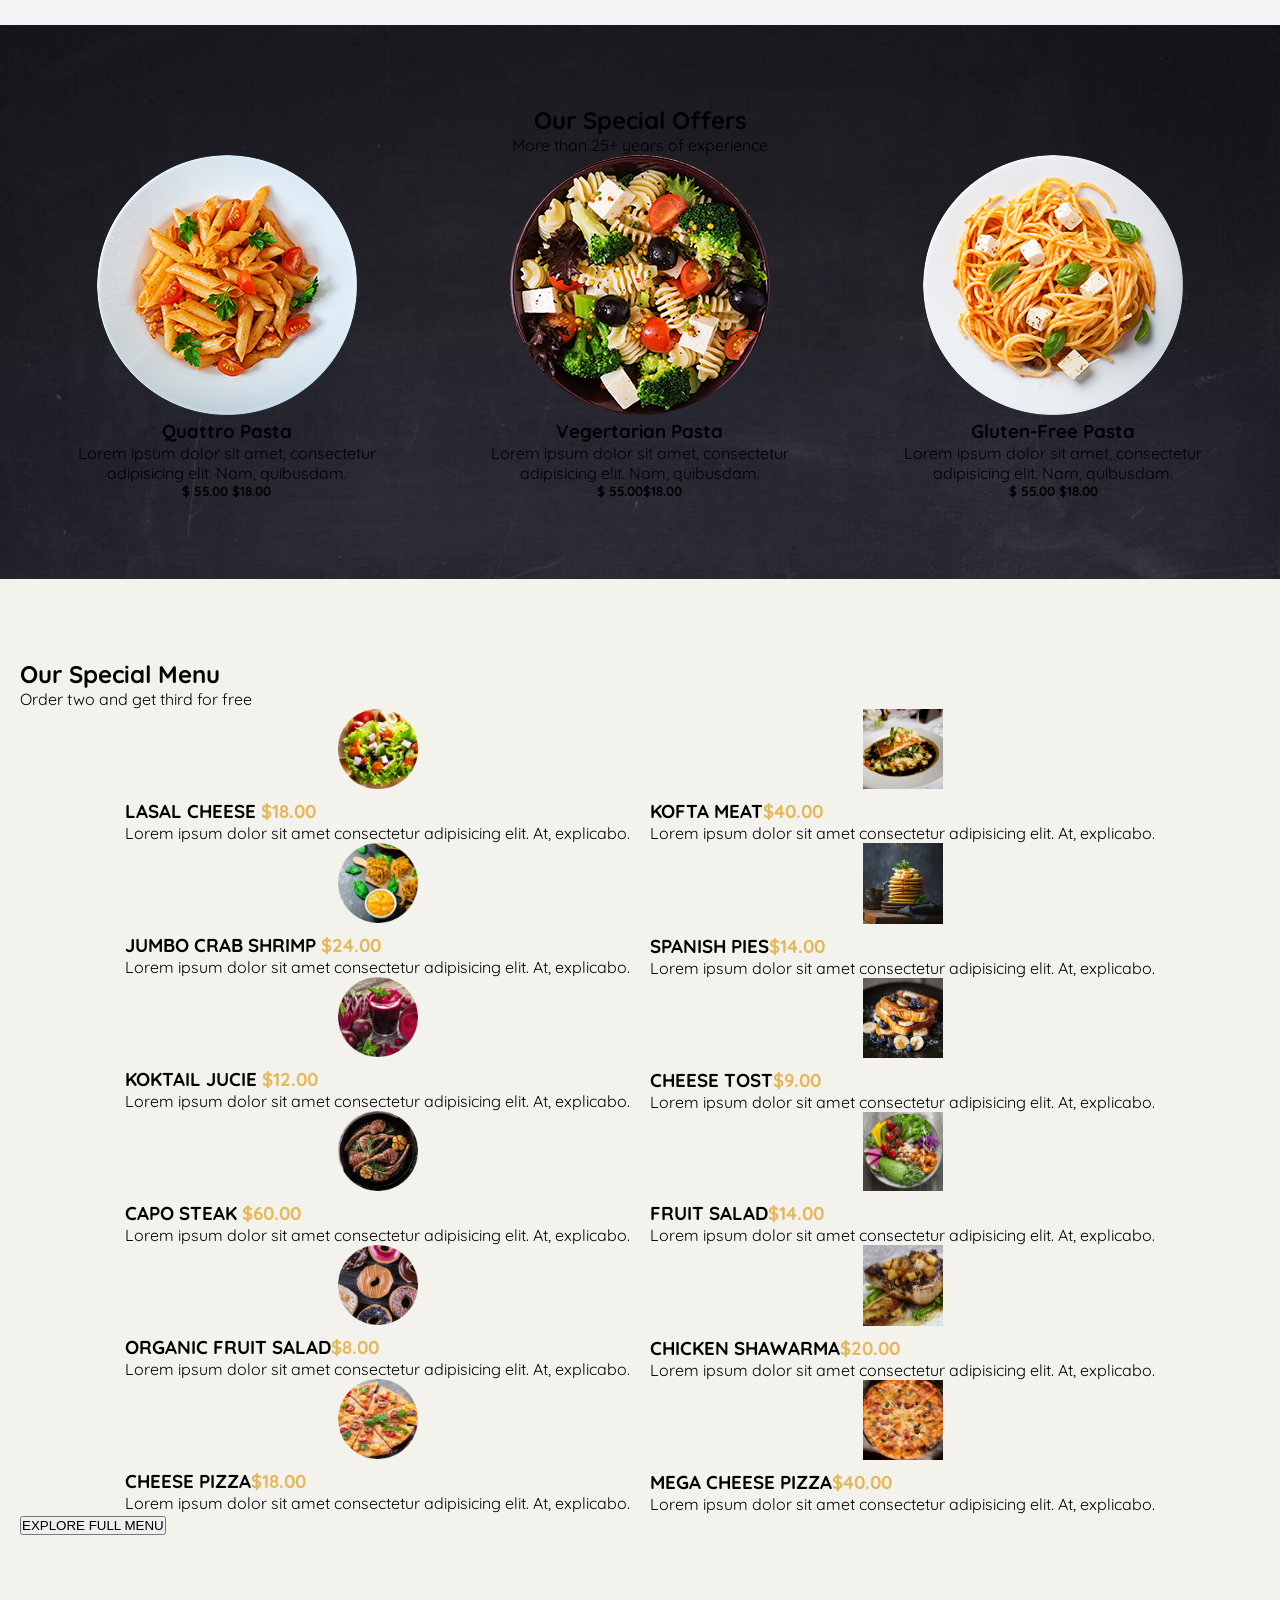
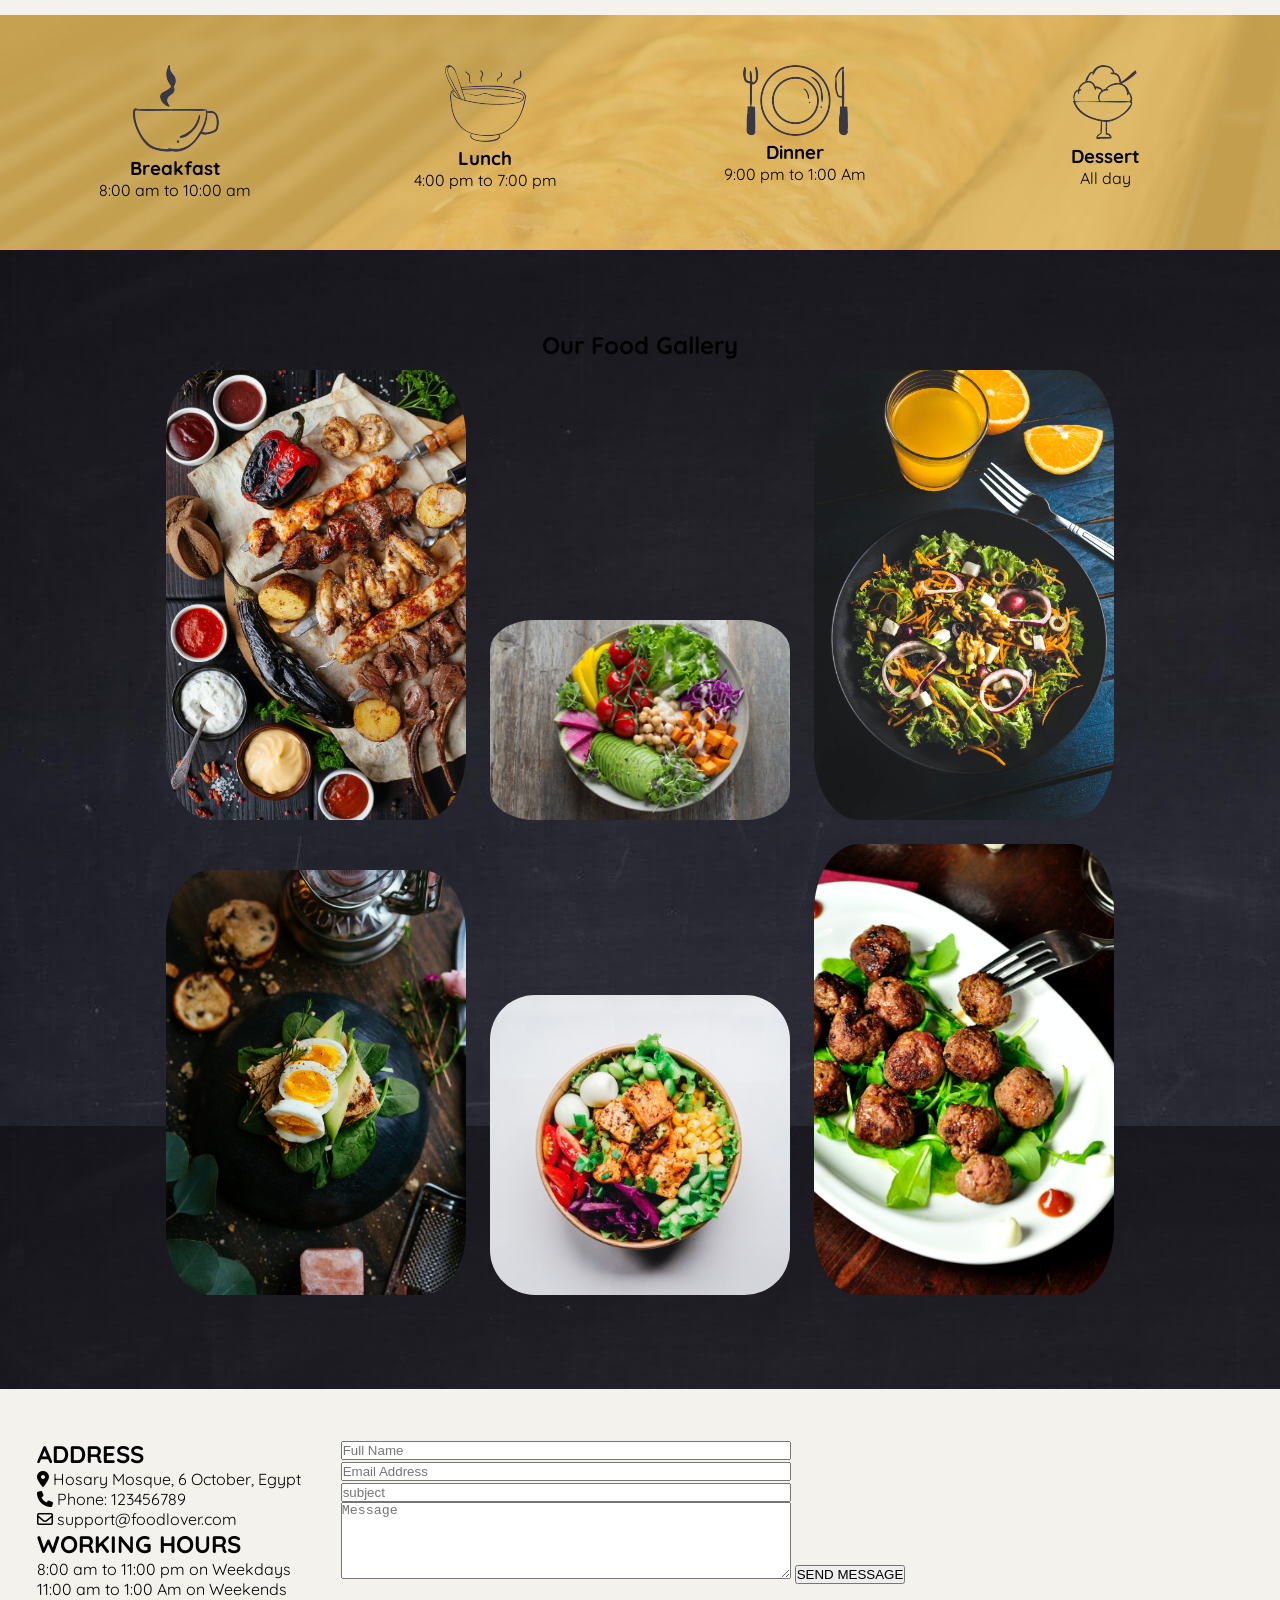
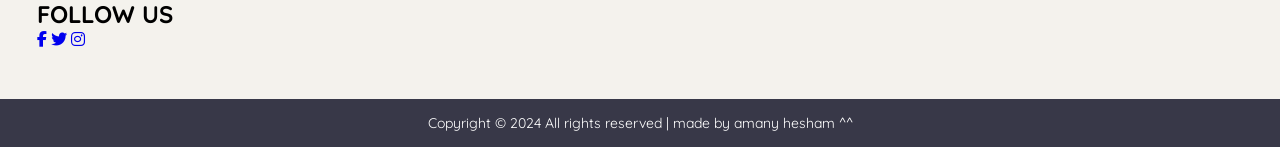
<file: SimpleRestaurant2024/index.html>
<!DOCTYPE html>
<html lang="en">
<head>
    <meta charset="UTF-8">
    <meta name="viewport" content="width=device-width, initial-scale=1.0">
    <link href="style.css/page.css" rel="stylesheet">
    <!--font-->
    <link rel="preconnect" href="https://fonts.googleapis.com">
    <link rel="preconnect" href="https://fonts.gstatic.com" crossorigin>
    <link href="https://fonts.googleapis.com/css2?family=Quicksand:wght@300..700&display=swap" rel="stylesheet">
    <!-- Fontawsome -->
    <link rel="stylesheet" href="https://cdnjs.cloudflare.com/ajax/libs/font-awesome/6.3.0/css/all.min.css"
        integrity="sha512-SzlrxWUlpfuzQ+pcUCosxcglQRNAq/DZjVsC0lE40xsADsfeQoEypE+enwcOiGjk/bSuGGKHEyjSoQ1zVisanQ=="
        crossorigin="anonymous" referrerpolicy="no-referrer" />
    <title>Food lover</title>
</head>
<body>
    <header>
        <div class="navbar">
                <div class="part1"> 
                <img src="./img/logo.png" alt="logo photo">
                <nav>
                    <ul>
                        <li><a href="#Home">Home</a></li>
                        <li><a href="#About">About</a></li>
                        <li><a href="#menu">Menu</a></li>
                        <li><a href="#Gallery">Gallery</a></li>
                        <li><a href="#Contact">Contact</a></li>
                    </ul>
                </nav>
                </div>
            <div class="contact">
                <h1>Welcome To<span class="primary-text"> Food Lover </span> Restaurant</h1>
                <p>Here you can find Most delicacies food in the world</p>
                <a href="#" class="btn btn-primary">Book a Table</a>
            </div>
        </div>
    </header>
    <!--about-->
    <div class="about" id="About">
        <div class="container">
            <div class="title">
                <h2>The Food Lover history</h2>
                <p>More than 25+ years of experience</p>
            </div>
            <div class="content-about">
                <div class="parg">
                    <p>Lorem ipsum dolor,
                        sit amet consectetur adipisicing elit.
                        Accusamus labore voluptatem suscipit mollitia
                        perferendis hic velit.
                        Dolorem quod aut non ut voluptatibus inventore,
                        labore voluptas, commodi quasi nobis libero officia!
                    </p>
                    <p>
                        Lorem ipsum dolor,
                        sit amet consectetur adipisicing elit.
                        Accusamus labore voluptatem suscipit mollitia perferendis hic velit.
                        Dolorem quod aut non ut voluptatibus inventore,
                        labore voluptas, commodi quasi nobis libero officia!
                    </p>
                    <a href="#">LEARN MORE</a>
                </div><!--part1-->
                <img src="./img/about_img.png">
        </div>
        </div>
    </div><!--end about-->
    <!--Our Special Offers section-->
    <div class="offers">
        <div class="container">
            <div class="title">
                <h2>Our Special Offers</h2>
                <p>More than 25+ years of experience</p>
            </div>
            <div class="offer-content">
                <div class="p1">
                <img src="./img/offer1.png">
                <h3>Quattro Pasta</h3>
                <p>Lorem ipsum dolor sit amet, consectetur adipisicing elit. Nam, quibusdam.</p>
                <h5><strong  >$ 55.00</strong> <span>$18.00</span></h5>
                </div>
                <div class="p2">
                <img src="./img/offer2.png">
                <h3>Vegertarian Pasta</h3>
                <p>Lorem ipsum dolor sit amet, consectetur adipisicing elit. Nam, quibusdam.</p>
                <h5><strong >$ 55.00</strong><span>$18.00</span></h5>
                </div>
                <div class="p3">
                <img src="./img/offer3.png">
                <h3>Gluten-Free Pasta</h3>
                <p>Lorem ipsum dolor sit amet, consectetur adipisicing elit. Nam, quibusdam.</p>
                <h5>
                    <strong>$ 55.00</strong>
                    <span >$18.00</span></h5>
                </div>
            </div>
        </div>
    </div><!--end offer-->
    <div class="menu" id="menu">
        <div class="continure">
            <div class="title">
                <h2>Our Special Menu</h2>
                <p>Order two and get third for free</p>
            </div>
            <div class="menu-content">
                <div class="section1">
                    <div class="p1">
                         <img src="./img/food1.png"> 
                        <div>
                             <h3>LASAL CHEESE <span class="price">$18.00</span></h3>
                            <p>Lorem ipsum dolor sit amet consectetur adipisicing elit. At, explicabo.</p>
                        </div>
                        
                    </div>
                    <div class="p1"> 
                         <img src="./img/food2.png"> 
                        <div><h3>JUMBO CRAB SHRIMP <span class="price">$24.00</span></h3>
                        <p>Lorem ipsum dolor sit amet consectetur adipisicing elit. At, explicabo.</p></div>
                    </div>
                    <div class="p1"> 
                    <img src="./img/food3.png">
                    <div> 
                    <h3>KOKTAIL JUCIE <span class="price">$12.00</span></h3>
                    <p>Lorem ipsum dolor sit amet consectetur adipisicing elit. At, explicabo.</p></div>
                    </div>
                    <div class="p1"> 
                    <img src="./img/food4.png">
                    <div> 
                    <h3>CAPO STEAK <span class="price">$60.00</span></h3>
                    <p>Lorem ipsum dolor sit amet consectetur adipisicing elit. At, explicabo.</p></div>
                    </div>
                    <div class="p1"> 
                    <img src="./img/food5.png">
                    <div> 
                    <h3>ORGANIC FRUIT SALAD<span class="price">$8.00</span></h3>
                     
                    <p>Lorem ipsum dolor sit amet consectetur adipisicing elit. At, explicabo.</p></div>
                    </div>
                    <div class="p1"> 
                    <img src="./img/food6.png">
                    <div>
                    <h3>CHEESE PIZZA<span class="price">$18.00</span></h3>
                     
                    <p>Lorem ipsum dolor sit amet consectetur adipisicing elit. At, explicabo.</p></div>
                    </div>
                    </div><!--end section 1-->
                    <div class="section2"> 
                    <div class="p1"> 
                    <img src="./img/food7.jpeg"><div>
                    <h3>KOFTA MEAT<span class="price">$40.00</span></h3>
                     
                    <p>Lorem ipsum dolor sit amet consectetur adipisicing elit. At, explicabo.</p></div>
                    </div>
                    <div class="p1"> 
                    <img src="./img/food8.jpeg"><div>
                    <h3>SPANISH PIES<span class="price">$14.00</span></h3>
                     
                    <p>Lorem ipsum dolor sit amet consectetur adipisicing elit. At, explicabo.</p></div>
                    </div>
                    <div class="p1"> 
                    <img src="./img/food9.jpeg"><div>
                    <h3>CHEESE TOST<span class="price">$9.00</span></h3>
                     
                    <p>Lorem ipsum dolor sit amet consectetur adipisicing elit. At, explicabo.</p></div>
                    </div>
                    <div class="p1"> 
                    <img src="./img/food10.jpeg"><div>
                    <h3>FRUIT SALAD<span class="price">$14.00</span></h3>
                     
                    <p>Lorem ipsum dolor sit amet consectetur adipisicing elit. At, explicabo.</p></div>
                    </div>
                    <div class="p1"> 
                    <img src="./img/food11.jpeg"><div>
                    <h3>CHICKEN SHAWARMA<span class="price">$20.00</span></h3>
                   
                    <p>Lorem ipsum dolor sit amet consectetur adipisicing elit. At, explicabo.</p></div>
                    </div>
                    <div class="p1">
                    <img src="./img/food12.jpeg">
                    <div>
                    <h3>MEGA CHEESE PIZZA<span class="price">$40.00</span></h3>
                    <p>Lorem ipsum dolor sit amet consectetur adipisicing elit. At, explicabo.</p>
                    </div>
                    </div>
                    </div><!--end section2-->
                     
            </div><!--menu-->
            <button class="btn-secondary">EXPLORE FULL MENU</button>
        </div><!--continuer-->
    </div><!--menu-->
    <div class="food">
                <div class="time1 time">
                <img src="./img/breckfastIcon.png">
                <h3>Breakfast</h3>
                <p>8:00 am to 10:00 am</p>
                </div>
                 
             <!--end break-->
                <div class="time2 time">
                <img src="./img/lunchIcon.png">
                <h3>Lunch</h3>
                <p>4:00 pm to 7:00 pm</p>
                </div>
                 
             <!--end lunch-->
                <div class="time2 D time">
                <img src="./img/dinnerIcon.png">
                <h3 >Dinner</h3>
                <p>9:00 pm to 1:00 Am</p>
                </div>
                 
            <!--end dinner-->
            <div class="time1 d time">
            <img src="./img/dessertIcon.png">
            <h3>Dessert</h3>
            <p>All day</p>
            </div>
                
             <!--end desert-->
    </div><!--end food-->
    <!--garelly-->
    <div class="garelly" id="Gallery">
            <h2>Our Food Gallery</h2>
            <div class="part1">
                <img src="./img/gallery1.jpeg">
                <img src="./img/gallery2.jpeg">
                <img src="./img/gallery3.jpeg">
            </div>
            <div class="part2">
                <img src="./img/gallery4.jpeg">
                <img src="./img/gallery5.jpeg">
                <img src="./img/gallery6.jpeg">
            </div>
    </div>
    <!--contact-->
    <div class="contact2" id="Contact">
            <div class="left">
                <div>
                    <h2>ADDRESS</h2>
                    <p><i class="fa-solid fa-location-dot"></i> Hosary Mosque, 6 October, Egypt</p>
                    <p><i class="fa-solid fa-phone"></i> Phone: 123456789</p>
                    <p><i class="fa-regular fa-envelope"></i> support@foodlover.com</p>
                </div>
                <div>
                    <h2>WORKING HOURS</h2>
                    <p>8:00 am to 11:00 pm on Weekdays</p>
                    <p>11:00 am to 1:00 Am on Weekends</p>
                </div>
                <div class="icon">
                    <h2>FOLLOW US</h2>
                    <a href="#"><i class="fa-brands fa-facebook-f"></i></a>
                    <a href="#"><i class="fa-brands fa-twitter"></i></a>
                    <a href="#"><i class="fa-brands fa-instagram"></i></a>
                </div>
            </div>
            <div class="right">
                <form>
                    <input type="text" id="name" name="name" placeholder="Full Name">
                    <input type="email" id="email" name="email" placeholder="Email Address">
                    <input type="text" id="subject" name="subject" placeholder="subject">
                    <textarea type="message" id="Message" name="Message" placeholder="Message" cols="30" rows="5"></textarea>
                    <button class="btn">SEND MESSAGE</button>
                </form>
            
            </div>
        
    </div>
    <!--footer-->
    <div class="foot">
        <p>Copyright <span class="data">© 2024</span> All rights reserved | made by <span class="name">amany hesham ^^</span></p>
    </div>
</body>
</html>
</file>
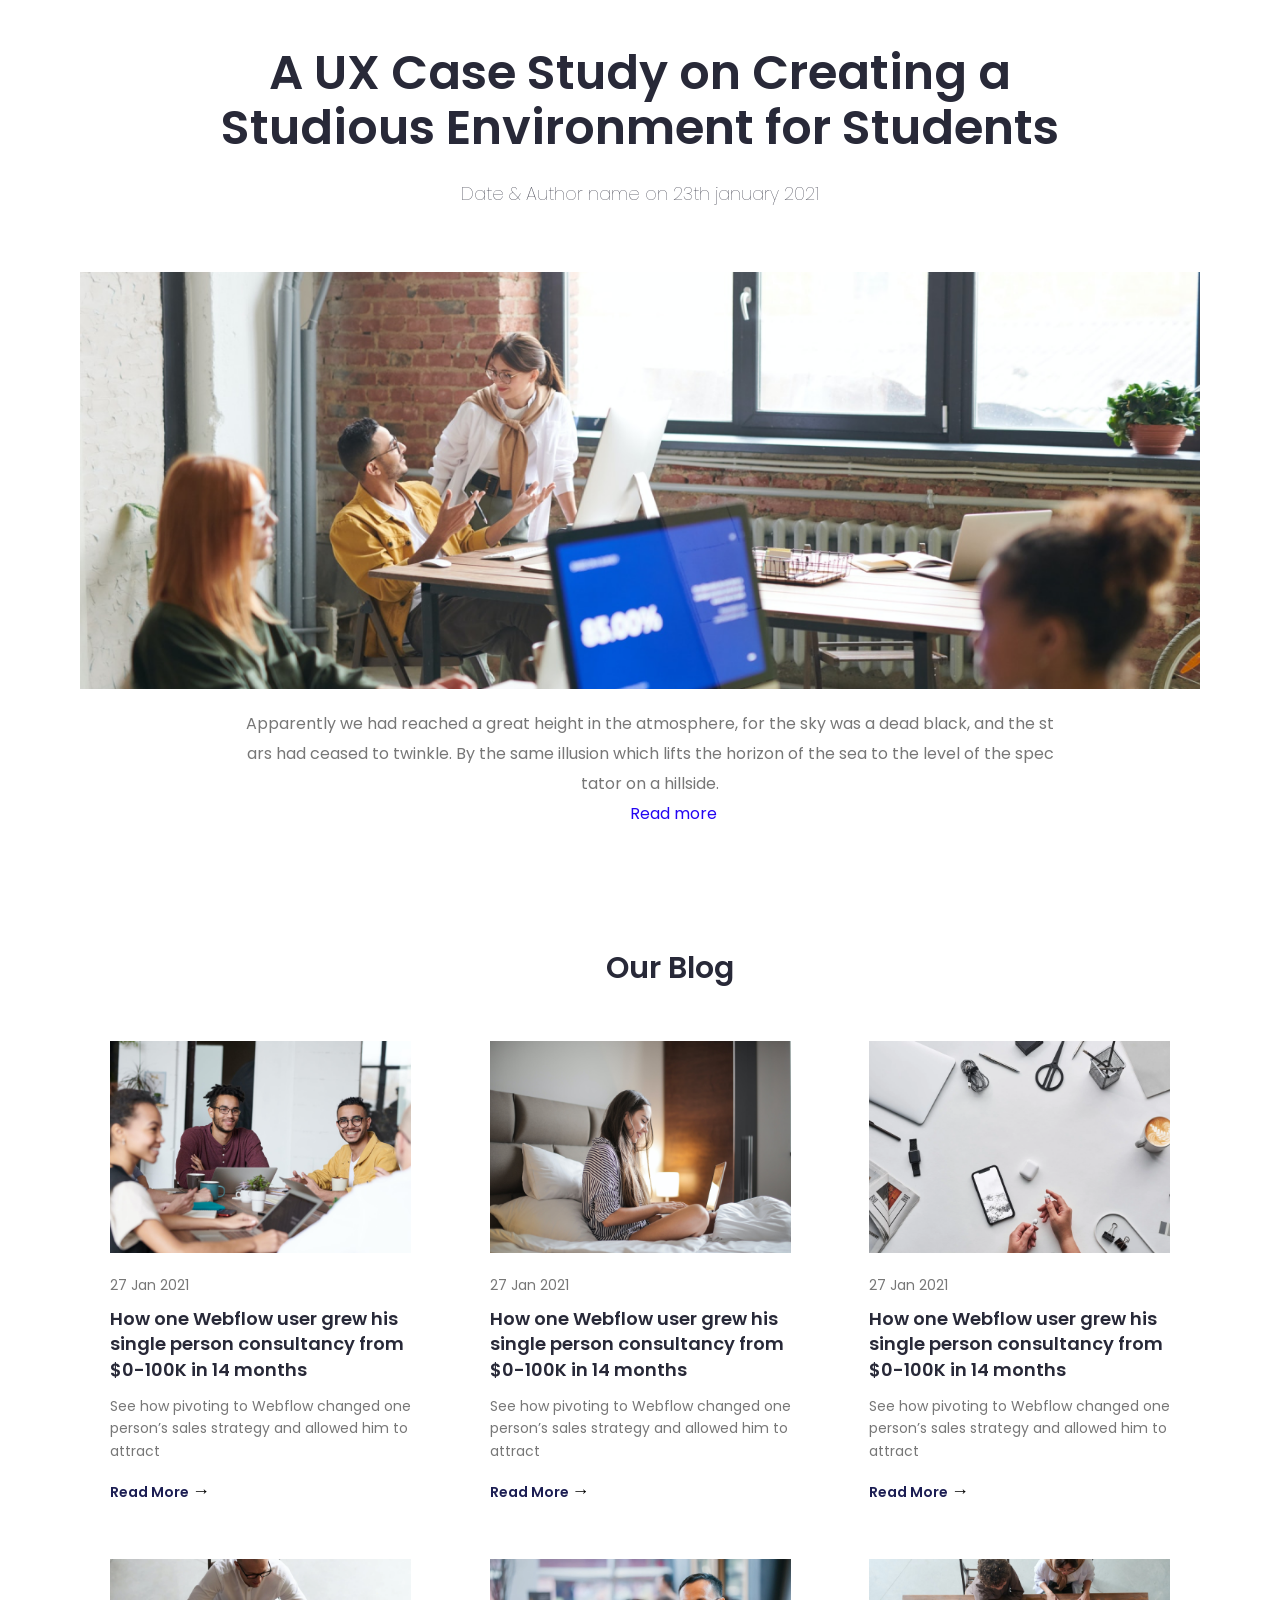
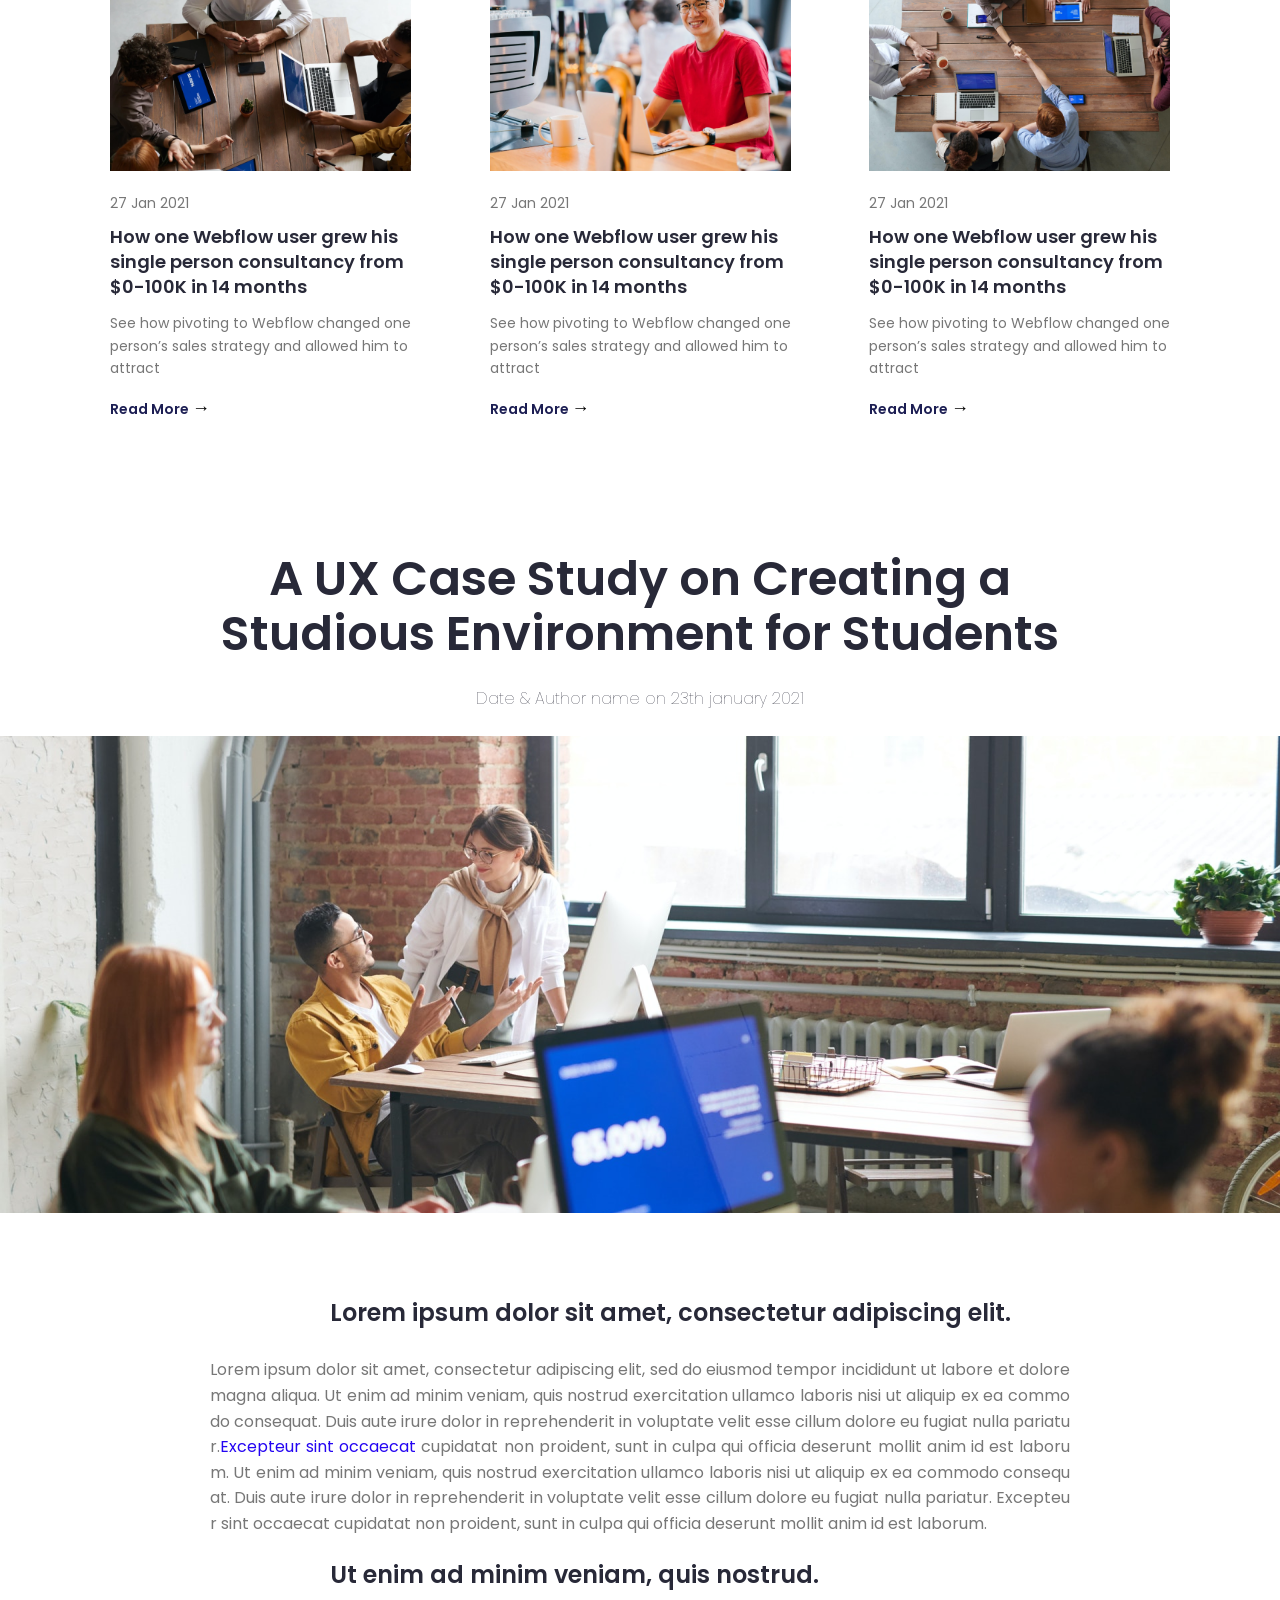
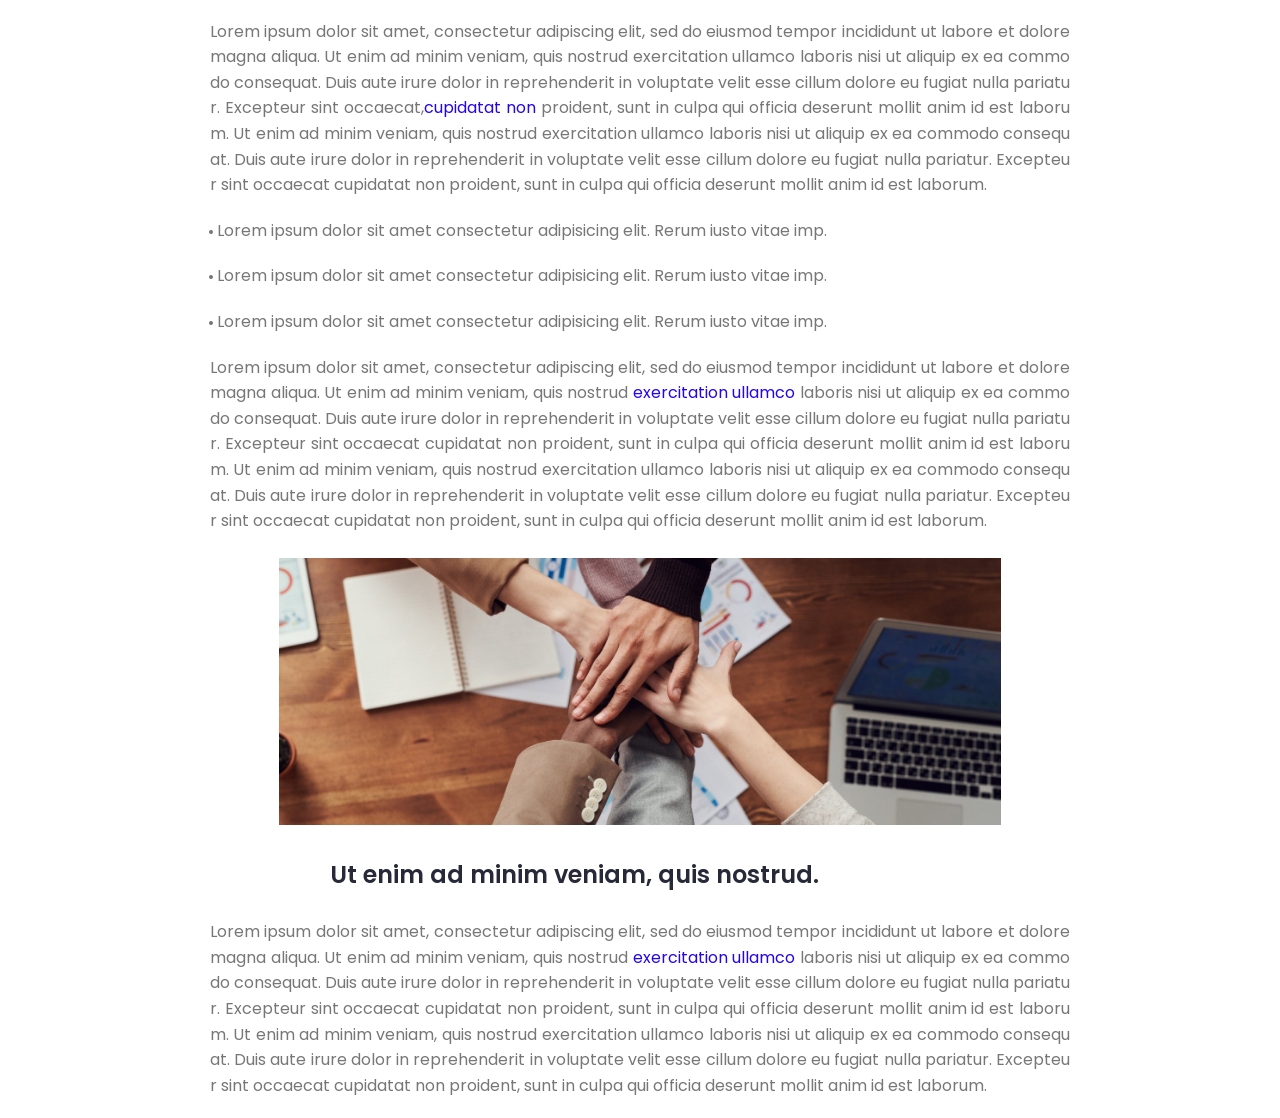
<file: Task Blog ITI 2024/index.html>
<!DOCTYPE html>
 <html lang="en">
 <head>
    <meta charset="UTF-8">
    <meta name="viewport" content="width=device-width, initial-scale=1.0">
    <link rel="stylesheet" href="styleBlog.css">
    <link rel="preconnect" href="https://fonts.googleapis.com">
    <link rel="preconnect" href="https://fonts.gstatic.com" crossorigin>
   <link href="https://fonts.googleapis.com/css2?family=Poppins:wght@400;600&display=swap" rel="stylesheet">
<link rel="stylesheet" href="styleRead.css">
<!--fonts-->
<link rel="preconnect" href="https://fonts.googleapis.com">
<link rel="preconnect" href="https://fonts.gstatic.com" crossorigin>
<link href="https://fonts.googleapis.com/css2?family=Poppins:wght@400;600&display=swap" rel="stylesheet">

    <title>BlogPage</title>
 </head>
 <body>
    <!--head of BlogPage-->
    <div class="Blogpage ">
        <div class="head"><!--part1-->
                <div class="title">
                    <h2 >A UX Case Study on Creating a<br> Studious Environment for Students</h2>
                    <p>Date & Author name on 23th january 2021</p>
                </div>
                <div class="contant">
                     
                        <img src="img/images/head.png" alt="people taking">
                     <p>Apparently we had reached a great height in the atmosphere,
                        for the sky was a dead black, and the stars had ceased to
                        twinkle. By the same illusion which lifts the horizon
                        of the sea to the level of the spectator on a hillside.</p>
                    <a href="#">Read more</a>
                </div><!--end contant-->
            </div><!--end head-->
            <div class="ourBlog">
                <h2>Our Blog</h2>
                <div class="top">
                    <div class="Blog">
                        <img src="img/images/c1.png">
                        <p>27 Jan 2021</p>
                        <h3>How one Webflow user grew his single person consultancy from $0-100K in 14 months</h3>
                        <p>See how pivoting to Webflow changed one person’s sales strategy and allowed him to attract</p>
                        <a href="#">Read More </a>
                        <p:>&rarr;</p>
                    </div><!--card1-->
                    <div class="Blog ">
                        <img src="img/images/c2.png">
                        <p>27 Jan 2021</p>
                        <h3>How one Webflow user grew his single person consultancy from $0-100K in 14 months</h3>
                        <p>See how pivoting to Webflow changed one person’s sales strategy and allowed him to attract</p>
                        <a href="#">Read More </a>
                        <p:>&rarr;</p>
                    </div><!--card2-->
                    <div class="Blog">
                        <img src="img/images/c3.png">
                        <p>27 Jan 2021</p>
                        <h3>How one Webflow user grew his single person consultancy from $0-100K in 14 months</h3>
                        <p>See how pivoting to Webflow changed one person’s sales strategy and allowed him to attract</p>
                        <a href="#">Read More </a>
                        <p:>&rarr;</p>
                    </div><!--card3-->
                </div><!--end topcards-->
                <div class="Bottom">
                    <div class="Blog ">
                        <img src="img/images/c4.png">
                        <p>27 Jan 2021</p>
                        <h3>How one Webflow user grew his single person consultancy from $0-100K in 14 months</h3>
                        <p>See how pivoting to Webflow changed one person’s sales strategy and allowed him to attract</p>
                        <a href="#">Read More </a>
                        <p:>&rarr;</p>
                    </div><!--card1-->
                    <div class="Blog ">
                        <img src="img/images/c5.png">
                        <p>27 Jan 2021</p>
                        <h3>How one Webflow user grew his single person consultancy from $0-100K in 14 months</h3>
                        <p>See how pivoting to Webflow changed one person’s sales strategy and allowed him to attract</p>
                        <a href="#">Read More </a>
                        <p:>&rarr;</p>
                    </div><!--card2-->
                    <div class="Blog">
                        <img src="img/images/c6.png">
                        <p>27 Jan 2021</p>
                        <h3>How one Webflow user grew his single person consultancy from $0-100K in 14 months</h3>
                        <p>See how pivoting to Webflow changed one person’s sales strategy and allowed him to attract</p>
                        <a href="#">Read More </a>
                        <p:>&rarr;</p>
                    </div><!--card3-->
                </div><!--end Bottom cards-->
            </div><!--end contant(ourBlog)-->
        </div><!--end Blogpage(total)-->
        <div class="ReadBlog ">
            <div class="title">
                <h2>A UX Case Study on Creating a<br> Studious Environment for Students</h2>
                <p>Date & Author name on 23th january 2021</p>
            </div><!--end title-->
            <div class="imgg"><img src="img/images/head.png" alt="people taking">
            </div>
        
            <div class="contant">
                <h3>Lorem ipsum dolor sit amet, consectetur adipiscing elit.</h3>
                <p>Lorem ipsum dolor sit amet, consectetur adipiscing elit, sed do
                    eiusmod tempor incididunt ut labore et dolore magna
                    aliqua. Ut enim ad minim veniam, quis nostrud exercitation
                    ullamco laboris nisi ut aliquip ex ea commodo consequat. Duis
                    aute irure dolor in reprehenderit in voluptate velit esse
                    cillum dolore eu fugiat nulla pariatur.<span>Excepteur sint occaecat</span>
                    cupidatat non proident, sunt in culpa qui officia
                    deserunt mollit anim id est laborum. Ut enim ad minim veniam,
                    quis nostrud exercitation ullamco laboris nisi ut aliquip ex
                    ea commodo consequat. Duis aute irure dolor in
                    reprehenderit in voluptate velit esse cillum dolore
                    eu fugiat nulla pariatur. Excepteur sint occaecat cupidatat non
                    proident, sunt in culpa qui officia deserunt mollit anim id est laborum.</p>
                <!---part 2-->
                <h3>Ut enim ad minim veniam, quis nostrud.</h3>
                <p>Lorem ipsum dolor sit amet, consectetur adipiscing elit, sed do eiusmod tempor incididunt ut labore et dolore
                    magna
                    aliqua. Ut enim ad minim veniam, quis nostrud exercitation ullamco laboris nisi ut aliquip ex ea commodo
                    consequat. Duis
                    aute irure dolor in reprehenderit in voluptate velit esse cillum dolore eu fugiat nulla pariatur. Excepteur
                    sint
                    occaecat,<span>cupidatat non</span> proident, sunt in culpa qui officia deserunt mollit anim id est laborum.
                    Ut enim ad minim veniam,
                    quis nostrud exercitation ullamco laboris nisi ut aliquip ex ea commodo consequat. Duis aute irure dolor in
                    reprehenderit in voluptate velit esse cillum dolore eu fugiat nulla pariatur. Excepteur sint occaecat
                    cupidatat non
                    proident, sunt in culpa qui officia deserunt mollit anim id est laborum.</p>
                <!--part3-->
                <div class="sparg">
                    <p>Lorem ipsum dolor sit amet consectetur adipisicing elit. Rerum iusto vitae imp.</p>
                    <p>Lorem ipsum dolor sit amet consectetur adipisicing elit. Rerum iusto vitae imp.</p>
                    <p>Lorem ipsum dolor sit amet consectetur adipisicing elit. Rerum iusto vitae imp.</p>
                </div>
                <!--part4-->
                <p>Lorem ipsum dolor sit amet, consectetur adipiscing elit, sed do eiusmod tempor incididunt ut labore et dolore
                    magna
                    aliqua. Ut enim ad minim veniam, quis nostrud <span>exercitation ullamco</span> laboris nisi ut aliquip ex
                    ea commodo consequat. Duis
                    aute irure dolor in reprehenderit in voluptate velit esse cillum dolore eu fugiat nulla pariatur. Excepteur
                    sint
                    occaecat cupidatat non proident, sunt in culpa qui officia deserunt mollit anim id est laborum. Ut enim ad
                    minim veniam,
                    quis nostrud exercitation ullamco laboris nisi ut aliquip ex ea commodo consequat. Duis aute irure dolor in
                    reprehenderit in voluptate velit esse cillum dolore eu fugiat nulla pariatur. Excepteur sint occaecat
                    cupidatat non
                    proident, sunt in culpa qui officia deserunt mollit anim id est laborum.</p>
            </div><!--end content-->
            <div class="foot">
                <img src="img/images/foot.jpg">
                <h3>Ut enim ad minim veniam, quis nostrud.</h3>
                <p>Lorem ipsum dolor sit amet, consectetur adipiscing elit, sed do eiusmod tempor incididunt ut labore et dolore
                    magna
                    aliqua. Ut enim ad minim veniam, quis nostrud <span>exercitation ullamco</span> laboris nisi ut aliquip ex
                    ea commodo consequat.
                    Duis
                    aute irure dolor in reprehenderit in voluptate velit esse cillum dolore eu fugiat nulla pariatur. Excepteur
                    sint
                    occaecat cupidatat non proident, sunt in culpa qui officia deserunt mollit anim id est laborum. Ut enim ad
                    minim
                    veniam,
                    quis nostrud exercitation ullamco laboris nisi ut aliquip ex ea commodo consequat. Duis aute irure dolor in
                    reprehenderit in voluptate velit esse cillum dolore eu fugiat nulla pariatur. Excepteur sint occaecat
                    cupidatat non
                    proident, sunt in culpa qui officia deserunt mollit anim id est laborum.</p>
            </div>
        
        </div>
 </body>
 </html>
</file>
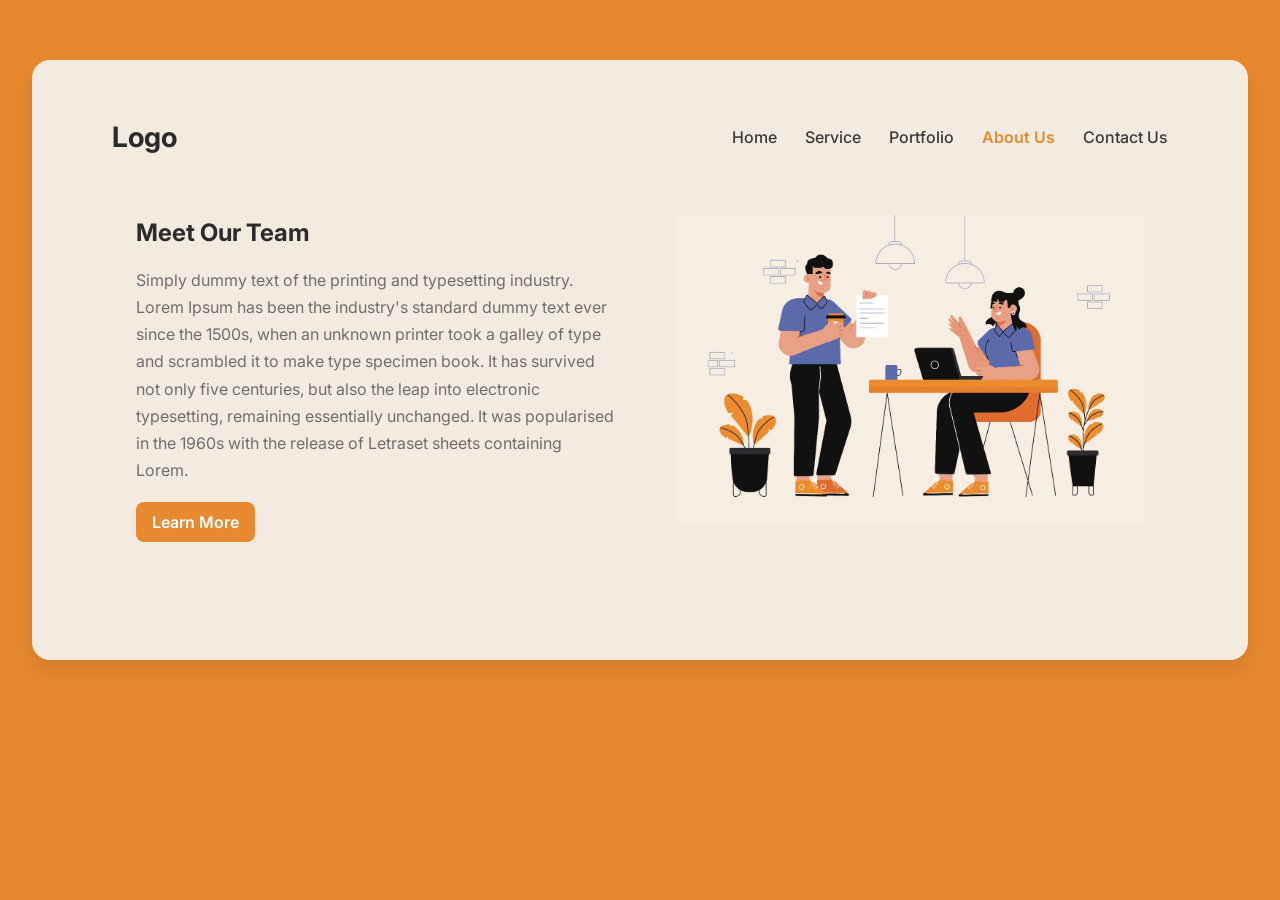
<file: Task2_ITI 2024/index.html>
<!-- index.html -->
<!DOCTYPE html>
<html lang="en">
<head>
<meta charset="UTF-8" />
<meta name="viewport" content="width=device-width, initial-scale=1.0" />
<title>Meet Our Team</title>
<link href="https://fonts.googleapis.com/css2?family=Inter:wght@400;600;700&display=swap"
 rel="stylesheet">
<link rel="stylesheet" href="style.css" />
</head>
<body>
<div class="card">
<header class="header">
<div class="logo">Logo</div>
<nav>
<ul>
<li><a href="#">Home</a></li>
<li><a href="#">Service</a></li>
<li><a href="#">Portfolio</a></li>
<li><a class="active" href="#">About Us</a></li>
<li><a href="#">Contact Us</a></li>
</ul>
</nav>
</header>


<section class="hero">
<div class="copy">
<h2>Meet Our Team</h1>
<p>
Simply dummy text of the printing and typesetting industry. Lorem Ipsum has been the industry's standard dummy text ever since the 1500s, when an unknown printer took a galley of type and scrambled it to make type specimen book. It has survived not only five centuries, but also the leap into electronic typesetting, remaining essentially unchanged. It was popularised in the 1960s with the release of Letraset sheets containing Lorem.
</p>
<a class="btn" href="#">Learn More</a>
</div>
<div class="art">
<!-- Replace src with your illustration path -->
<img src="Img/Right.jpeg" alt="Team working illustration" />
</div>
</section>


<div class="spacer"></div>
</div>
</body>
</html>
</file>
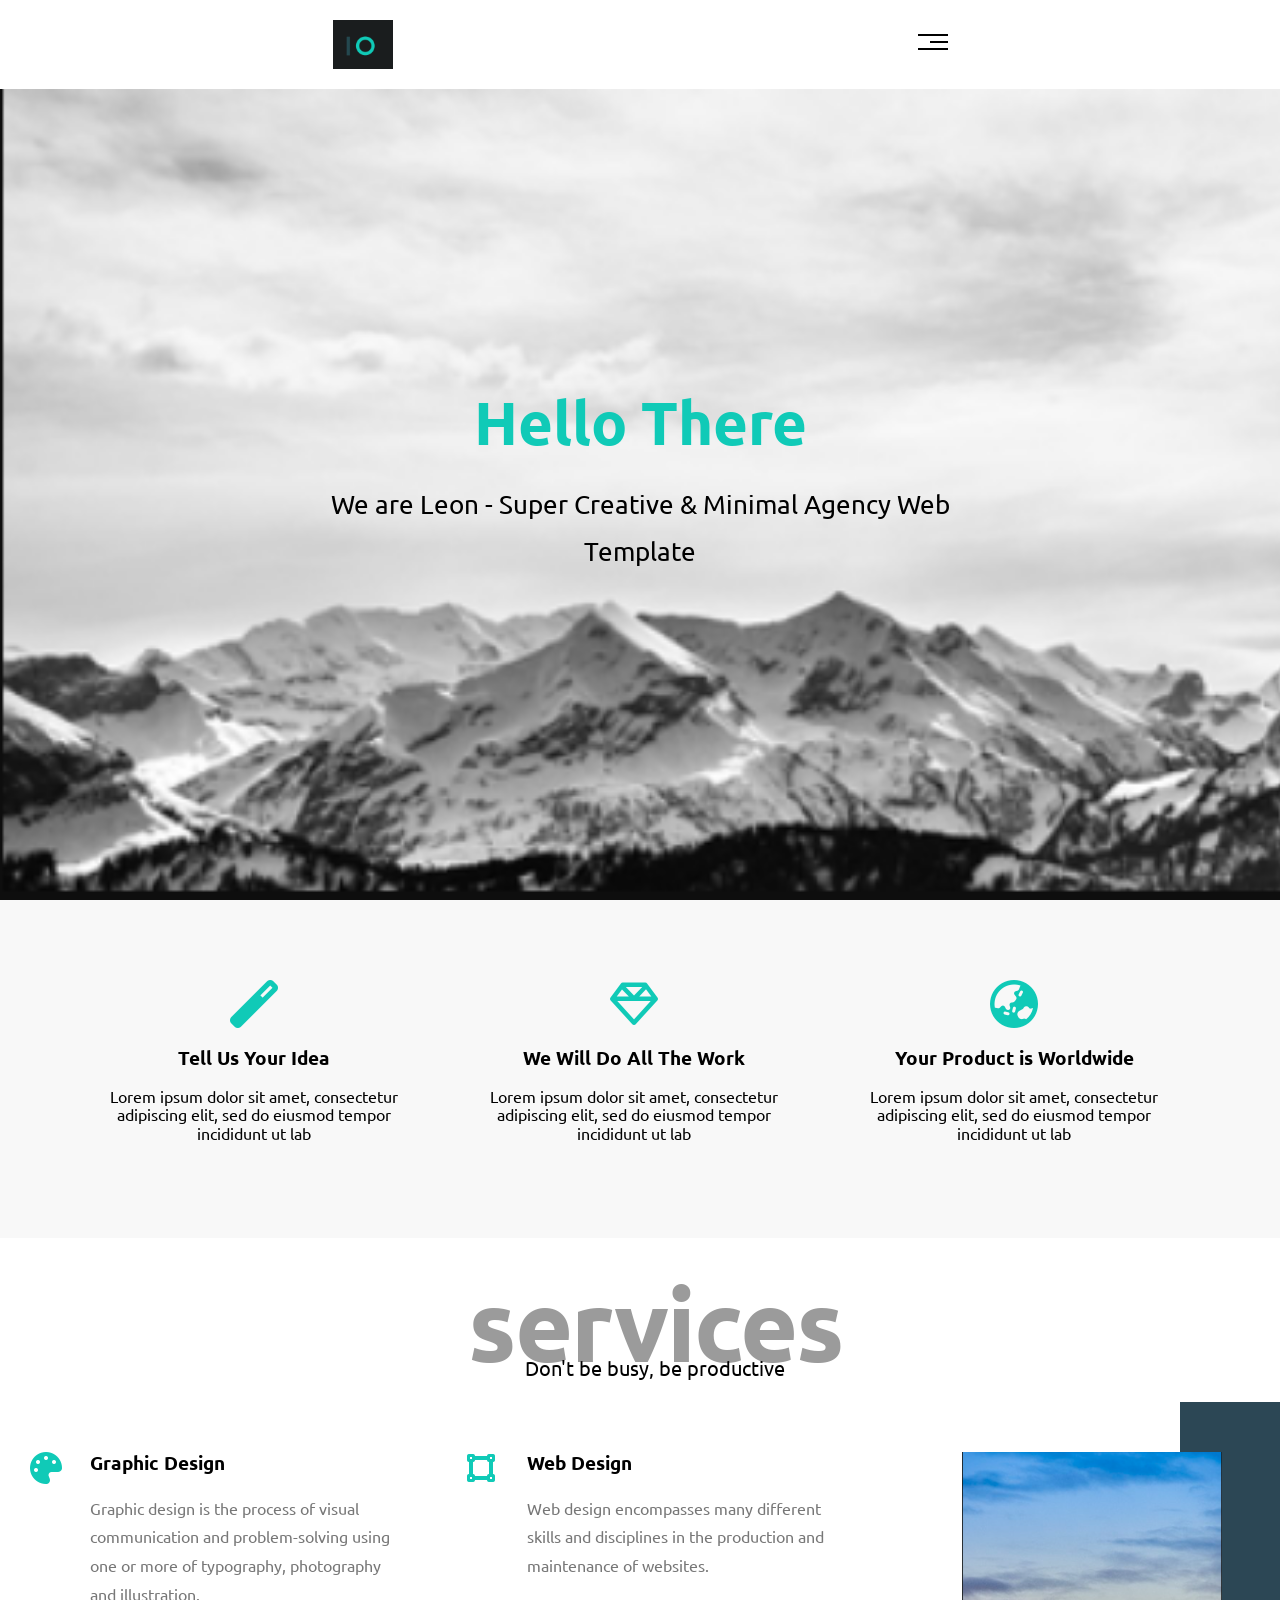
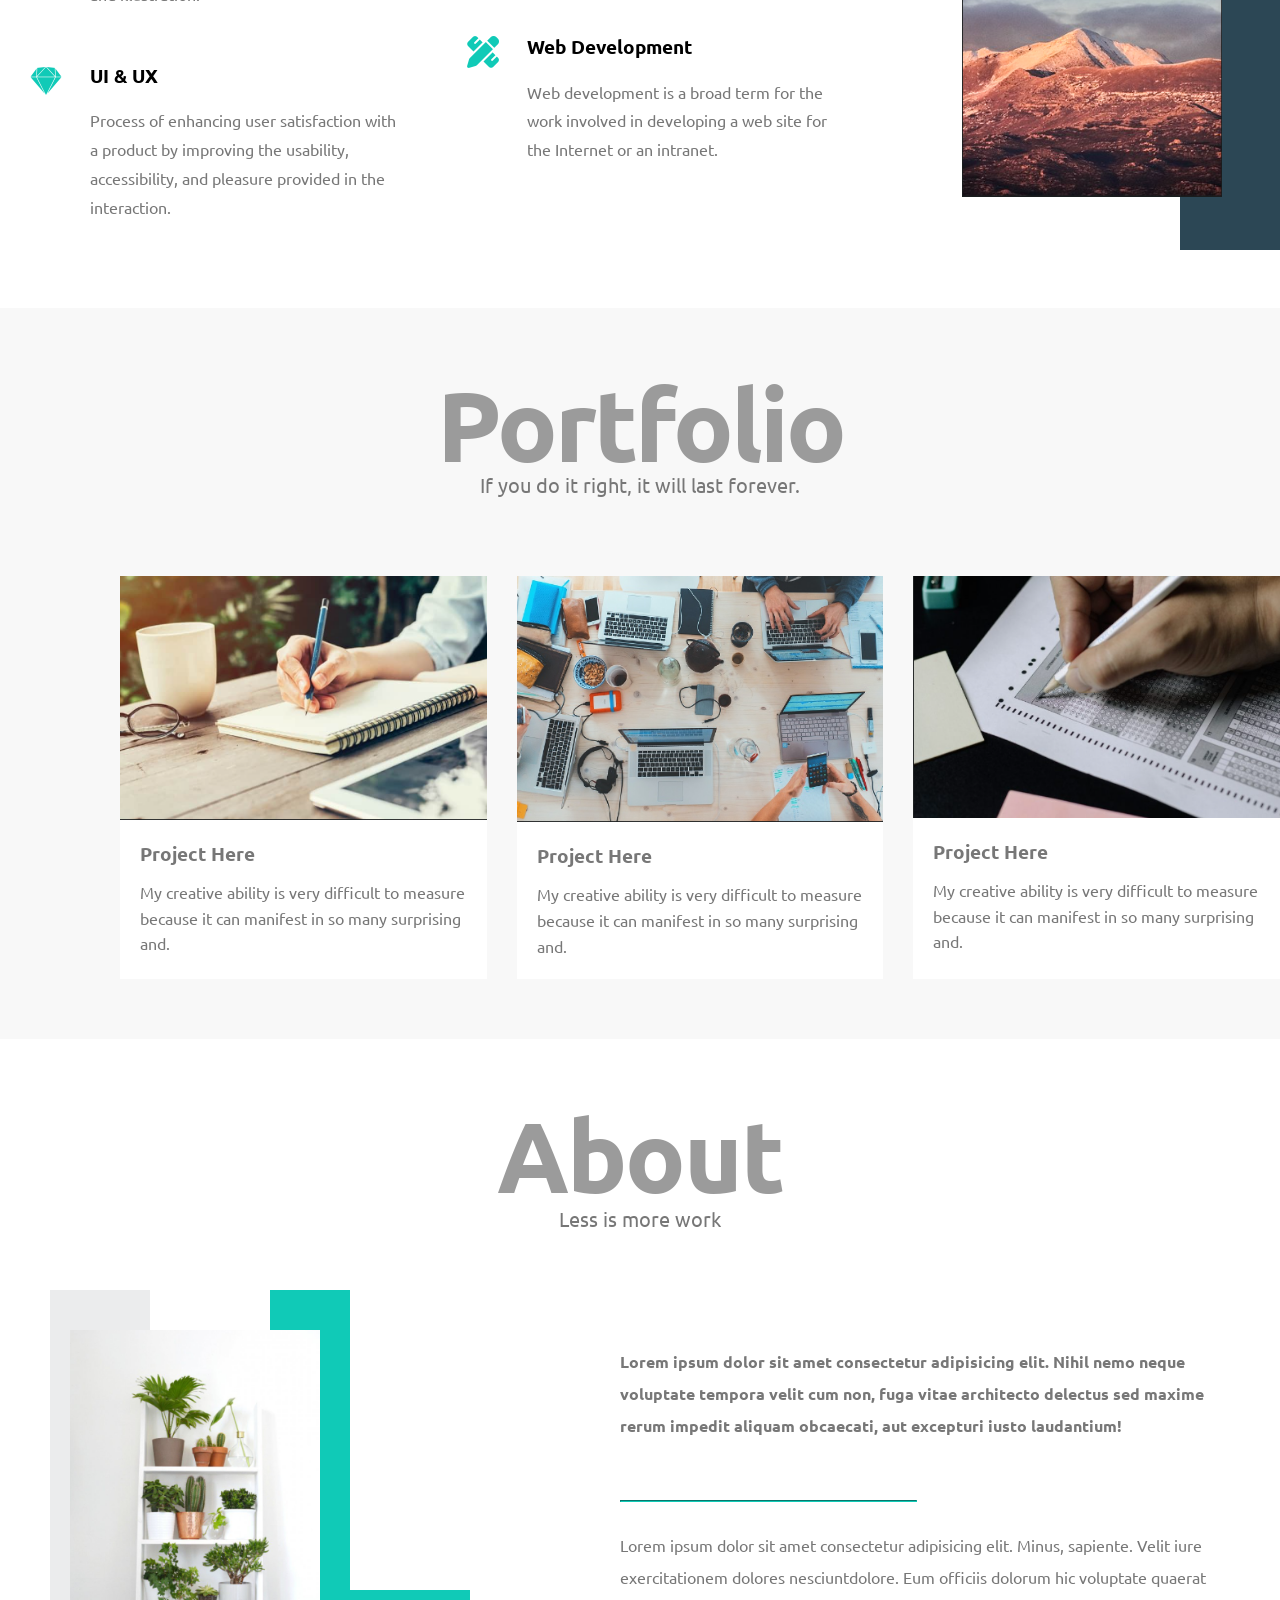
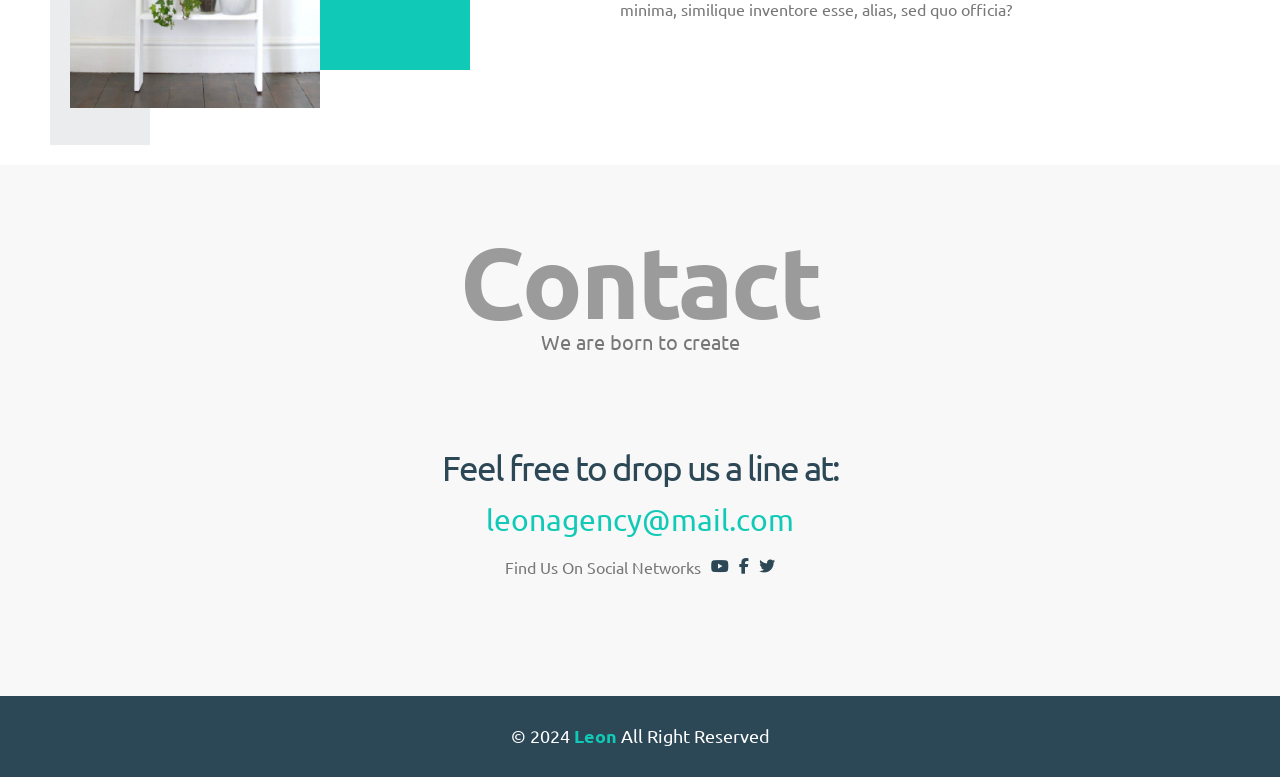
<file: Templet1 ElZero 2024/index.html>
<!DOCTYPE html>
<html lang="en">

    <head>
        <meta charset="UTF-8">
        <title>templet1 ^ ^</title>
        <!--file css to avisible-->
        <link rel="stylesheet" href="css/templet1.css">
        <!--file normalize to make render-->
        <link rel="stylesheet" href="css/normalize.css">
        <!--link all.min-->
        <link rel="stylesheet" href="css/all.min.css">
        <!--font link-->
        <link rel="preconnect" href="https://fonts.googleapis.com">
        <link rel="preconnect" href="https://fonts.gstatic.com" crossorigin>
        <link
            href="https://fonts.googleapis.com/css2?family=Ubuntu:ital,wght@0,300;0,400;0,500;0,700;1,300;1,400;1,500;1,700&display=swap"
            rel="stylesheet">
    </head>

    <body>
        <!--header ^ ^-->
        <div class="header"> 
        <div class="container">
            <img class="logo" src="img/Screenshot 2024-07-25 063454.png">
            <div class="link">
            <span class="icon"> 
                <span ></span>
                <span  ></span>
                <span class="a"></span>
            </span>
            <ul>
                <li><a href="#serives">Serives</a></li>
                <li><a href="#protifle">Protifle</a></li>
                <li><a href="#about">About</a></li>
                <li><a href="#contact">Contact</a></li>
                </ul>
            </div><!--link close-->
            </div><!--continuer close-->
        </div> <!--header close-->
        <!--end header-->
        <!--landing ^^-->
        <div class="landing">
            <div class="title-landing">
                <h1>Hello There</h1>
                <p>
                We are Leon - Super Creative & Minimal Agency Web Template
                </p>
            </div>
        </div>
        <!--feature-->
        <div class="feature">
            <div class="continure">
            <div class="feat">
                <i class="fas fa-magic fa-3x"></i>
                <h3>Tell Us Your Idea</h3>
                <p>Lorem ipsum dolor sit amet, 
                    consectetur adipiscing elit,
                     sed do eiusmod tempor incididunt ut lab</p>
            </div>
            <div class="feat">
                <i class="far fa-gem fa-3x"></i>
                <h3>We Will Do All The Work</h3>
                <p>Lorem ipsum dolor sit amet,
                    consectetur adipiscing elit,
                    sed do eiusmod tempor incididunt ut lab</p>
            </div>
            <div class="feat">
                <i class="fas fa-globe-asia fa-3x"></i>
                <h3>Your Product is Worldwide</h3>
                <p>Lorem ipsum dolor sit amet,
                    consectetur adipiscing elit, 
                    sed do eiusmod tempor incididunt ut lab</p>
            </div>
            <div class="clr"></div>
            </div>
            </div>
            <!-- End Features -->
            <!--start section services-->
            <div class="servise" id="serives">
                <div class="continure">
                    <h3 class="special_heading">services</h3>
                    <p>Don't be busy, be productive</p>
                    <div class="services-contant"><!-- deal with 3 column-->
                        <div class="col"><!--col 1^^-->
                            <div class="srv"><!--first icon-->
                                <i class="fas fa-palette fa-2x"></i>
                                <div class="text">
                                    <h3>Graphic Design</h3>
                                    <p>
                                        Graphic design is the process of visual communication and problem-solving using one or more of
                                        typography, photography and illustration.
                                    </p>
                                </div><!--end text class-->
                            </div><!--end srv class-->
                            <!--second icon in col1-->
                            <div class="srv"><!--second icon-->
                                <i class="fab fa-sketch fa-2x"></i>
                                <div class="text">
                                    <h3>UI & UX</h3>
                                    <p>
                                            Process of enhancing user satisfaction with a product by improving the usability, accessibility, and
                                            pleasure provided in the interaction.
                                    </p>
                                </div><!--end text class-->
                            </div><!--end srv class-->
                        </div>
                        <div class="col"><!--col2-->
                            <div class="srv"><!--first icon in col2-->
                            <i class="fas fa-vector-square fa-2x"></i>
                            <div class="text">
                                <h3>Web Design</h3>
                                <p>
                                    Web design encompasses many different skills and disciplines in the production and maintenance of
                                    websites.
                                </p>
                            </div><!--text class end-->
                            </div><!--srv class end-->
                            <div class="srv"><!--second icon in col2-->
                                <i class="fas fa-pencil-ruler fa-2x"></i>
                                <div class="text">
                                    <h3>Web Development</h3>
                                    <p>
                                        Web development is a broad term for the work involved in developing a web site for the Internet or an
                                        intranet.
                                    </p>
                                </div><!--text class end-->
                            </div><!--srv class end-->

                        </div>
                        <div class="col"><!--col3-->
                        <div class="img_services">
                         <img src="img/ser2.png">
                        </div><!--end imgclass-->
                            
                        </div><!--end col3-->
                    </div>
                </div>
            </div>
            <!--end services-->
            <!--start Portfolio-->
            <div class="Portfolio" id="protifle">
                <div class="continuer">
                    <h2 class="head_Portfolio">Portfolio</h2>
                    <p>If you do it right, it will last forever.</p>
                    <div class="portfolio_contant">
                        <div class="crid">
                            <img src="img/p1.png">
                            <div class="info">
                                <h3>Project Here</h3>
                                <p>My creative ability is very difficult to measure because it can manifest in so many surprising and.</p>
                            </div>
                        </div>
                        <div class="crid">
                            <img src="img/p2.png">
                            <div class="info">
                                <h3>Project Here</h3>
                                <p>My creative ability is very difficult to measure because it can manifest in so many surprising and.</p>
                            </div>
                        </div>
                        <div class="crid">
                            <img src="img/p3.png">
                            <div class="info">
                                <h3>Project Here</h3>
                                <p>My creative ability is very difficult to measure because it can manifest in so many surprising and.</p>
                            </div>
                        </div>
                    </div>
                </div>
            </div>
            <!--end portfolie^^-->
            <!--About-->
            <div class="about" id="about">
                <div class="container">
                    <h2 class="special-heading">About</h2>
                    <p>Less is more work</p>
                    <div class="about-content">
                        <div class="image">
                            <img decoding="async" src="img/p4.png" alt="" />
                        </div>
                        <div class="text">
                            <p>
                                Lorem ipsum dolor sit amet consectetur adipisicing elit. Nihil nemo neque voluptate tempora velit
                                cum non,
                                fuga vitae architecto delectus sed maxime rerum impedit aliquam obcaecati, aut excepturi iusto
                                laudantium!
                            </p>
                            <hr/>
                            <p>
                                Lorem ipsum dolor sit amet consectetur adipisicing elit. Minus, sapiente. Velit iure exercitationem
                                dolores nesciuntdolore. Eum officiis dolorum hic voluptate quaerat minima, similique inventore esse,
                                alias, sed quo officia?
                                </p>
                                </div>
                                </div>
                                </div>
                                </div>
                              <!--start contact-->
                              <div class="contact" id="contact">
                                <div class="continure">
                                    <h2 class="head-contact">Contact</h2>
                                    <p>We are born to create</p>
                                    <div class="info">
                                        <p class="text-contact">Feel free to drop us a line at:</p>
                                        <a href="mailto:leonagency@mail.com" class="link">leonagency@mail.com</a>
                                        <div class="social">
                                            Find Us On Social Networks
                                            <i class="fab fa-youtube"></i>
                                            <i class="fab fa-facebook-f"></i>
                                            <i class="fab fa-twitter"></i>
                                        </div>
                                    </div>
                                </div>
                              </div>
                            <!-- Start Footer -->
                            <div class="footer">&copy; 2024 <span>Leon</span> All Right Reserved</div>
                            <!-- End Footer -->

    </body>
</html>
</file>
<file: CSS_Question_Interview/styles.css>
* {
    margin: 0;
    padding: 0;
    box-sizing: border-box;
}

body {
    font-family: -apple-system, BlinkMacSystemFont, 'Segoe UI', Roboto, Oxygen, Ubuntu, Cantarell, sans-serif;
    background: linear-gradient(135deg, #f5f7fa 0%, #c3cfe2 100%);
    min-height: 100vh;
    padding: 20px;
    line-height: 1.6;
}

.container {
    max-width: 900px;
    margin: 0 auto;
}

/* Header Styles */
.header {
    text-align: center;
    padding: 40px 20px;
    background: white;
    border-radius: 20px;
    box-shadow: 0 4px 20px rgba(0, 0, 0, 0.08);
    margin-bottom: 30px;
}

.icon {
    display: inline-block;
    margin-bottom: 20px;
}

.header h1 {
    font-size: 2.5em;
    color: #2d3748;
    margin-bottom: 10px;
    font-weight: 700;
}

.subtitle {
    color: #718096;
    font-size: 1.1em;
}

/* Topic Section Styles */
.topic-section {
    background: white;
    border-radius: 16px;
    margin-bottom: 20px;
    box-shadow: 0 2px 15px rgba(0, 0, 0, 0.06);
    overflow: hidden;
    transition: all 0.3s ease;
}

.topic-section:hover {
    box-shadow: 0 4px 25px rgba(0, 0, 0, 0.1);
}

.topic-header {
    display: flex;
    align-items: center;
    padding: 20px 25px;
    cursor: pointer;
    transition: background 0.2s ease;
}

.topic-header:hover {
    background: #f7fafc;
}

.topic-icon {
    width: 48px;
    height: 48px;
    border-radius: 12px;
    display: flex;
    align-items: center;
    justify-content: center;
    margin-right: 15px;
    flex-shrink: 0;
}

.topic-header h2 {
    flex: 1;
    font-size: 1.5em;
    color: #2d3748;
    font-weight: 600;
}

.question-count {
    font-size: 0.7em;
    color: #a0aec0;
    font-weight: 400;
}

.toggle-btn {
    background: none;
    border: none;
    cursor: pointer;
    padding: 8px;
    display: flex;
    align-items: center;
    justify-content: center;
    transition: transform 0.3s ease;
}

.arrow {
    color: #a0aec0;
    transition: transform 0.3s ease;
}

.topic-section.active .arrow {
    transform: rotate(180deg);
}

/* Questions Container */
.questions-container {
    max-height: 0;
    overflow: hidden;
    transition: max-height 0.4s ease;
}

.topic-section.active .questions-container {
    max-height: 5000px;
}

/* Question Card Styles */
.question-card {
    display: flex;
    padding: 20px 25px;
    border-top: 1px solid #e2e8f0;
    transition: background 0.2s ease;
}

.question-card:hover {
    background: #f7fafc;
}

.question-number {
    width: 32px;
    height: 32px;
    background: linear-gradient(135deg, #667eea 0%, #764ba2 100%);
    color: white;
    border-radius: 50%;
    display: flex;
    align-items: center;
    justify-content: center;
    font-weight: 600;
    font-size: 0.9em;
    flex-shrink: 0;
    margin-right: 15px;
    margin-top: 2px;
}

.question-content {
    flex: 1;
}

.question-content h3 {
    color: #2d3748;
    font-size: 1.05em;
    margin-bottom: 12px;
    font-weight: 600;
}

.answer {
    background: #f7fafc;
    border-left: 3px solid #667eea;
    padding: 15px;
    border-radius: 8px;
}

.answer-english {
    color: #4a5568;
    font-size: 0.95em;
    margin-bottom: 10px;
    line-height: 1.7;
}

.answer-arabic {
    color: #718096;
    font-size: 0.9em;
    direction: rtl;
    line-height: 1.8;
    padding-top: 8px;
    border-top: 1px solid #e2e8f0;
}

/* Footer Styles */
.footer {
    text-align: center;
    padding: 40px 20px;
    margin-top: 40px;
}

.footer p {
    color: #4a5568;
    font-size: 1.2em;
    margin-bottom: 10px;
}

.footer-note {
    color: #a0aec0;
    font-size: 1em !important;
    font-style: italic;
}

/* Responsive Design */
@media (max-width: 768px) {
    body {
        padding: 10px;
    }

    .header h1 {
        font-size: 2em;
    }

    .subtitle {
        font-size: 1em;
    }

    .topic-header h2 {
        font-size: 1.2em;
    }

    .question-card {
        flex-direction: column;
    }

    .question-number {
        margin-bottom: 10px;
    }

    .answer-english,
    .answer-arabic {
        font-size: 0.9em;
    }
}

/* Smooth Animations */
@keyframes fadeIn {
    from {
        opacity: 0;
        transform: translateY(20px);
    }
    to {
        opacity: 1;
        transform: translateY(0);
    }
}

.topic-section {
    animation: fadeIn 0.5s ease forwards;
}

.topic-section:nth-child(1) { animation-delay: 0.1s; }
.topic-section:nth-child(2) { animation-delay: 0.15s; }
.topic-section:nth-child(3) { animation-delay: 0.2s; }
.topic-section:nth-child(4) { animation-delay: 0.25s; }
.topic-section:nth-child(5) { animation-delay: 0.3s; }
.topic-section:nth-child(6) { animation-delay: 0.35s; }
.topic-section:nth-child(7) { animation-delay: 0.4s; }
.topic-section:nth-child(8) { animation-delay: 0.45s; }
.topic-section:nth-child(9) { animation-delay: 0.5s; }
.topic-section:nth-child(10) { animation-delay: 0.55s; }
</file>
<file: iphone_page/style.css>
*{
    padding: 0px;
    margin: 0px;
    font-family: sans-serif;
color:white;
}

.container{
    background-color: black;
    height: 100vh;
    width:100%;
    overflow: hidden;
    position: relative;
}
header{
    display: flex;
    justify-content: space-between;
    padding:20px 0px;
     width:80%;
     margin:auto;
     align-items: center;
}
header .logo img{
    width:40px;
}
header .logo img:hover {
    transform: scale(1.1);
    filter: brightness(1.2);
    transition: 0.3s;
}

header ul {
    display:flex;
     justify-content: space-between;
     list-style: none;
     gap:15px;
}
header ul  li a{
    text-decoration: none;
    color:white;
    margin:0 20px ;
    position: relative;
   transition: color 0.3s ease, text-shadow 0.3s ease;
}
header ul li a::after {
  content: "";
  position: absolute;
  bottom: -3px;
  left: 0;
  width: 0;
  height: 2px;
  background: #ecca07;
  transition: width 0.4s ease;
}

header ul li a:hover {
  color: #ffeb70; /* درجة أهدى من الأصفر الأساسي */
  text-shadow: 0 0 8px rgba(236, 202, 7, 0.5); /* توهج بسيط */
}

header ul li a:hover::after {
  width: 100%;
}
.container .contact{
    display: flex;
    justify-content: space-between;
    align-items: center;
    width:80%;
    margin: auto;
    margin-top: 90px;

}
.container .contact .text{
    width:40%;
}
.container .contact .text h2{
    text-transform: uppercase;
    margin:10px 0;
    font-size: 40px;
}
.container .contact .text h2:hover{
  text-shadow: 0 0 10px #ecca07, 0 0 20px #ecca07, 0 0 30px #ecca07;
  transition: 0.3s ease;
}
.container .contact .text p{
    font-size: 18px;
    margin:20px 0;
    line-height: 1.4;
}
.container .contact .text a{
    color:black;
    background-color: white;
    border-radius: 50px;
    padding:8px 15px;
    text-decoration: none;
    transition: 0.3s;
    margin-top:8px;
}
.container .contact .text a:hover{
color:white;
    background-color: transparent;
    border: 2px solid white;
    
}
.container .contact .Image{
    width:30%;
}
.container .contact .Image img{
    width:180px;
}
.icons{
    position:absolute;
    bottom:0px;
     /*this as element is absolute*/
    left: 50%; /* تبدأ من منتصف العرض */
  transform: translateX(-50%); /* ترجّعها للنص بالضبط */
    bottom: 20px; /* تبقى فوق حافة الشاشة بـ 20px */
gap:5px
}
.icons img{
    width:40px;
    transition: 0.5s;
}
.icons img:hover {
  transform: scale(1.3);
   cursor: pointer;
}
/* Responsive Design */

/* للشاشات المتوسطة (Tablets) */
@media (max-width: 1024px) {
    header {
        width: 90%;
    }
    
    .container .contact {
        width: 90%;
        margin-top: 60px;
    }
    
    .container .contact .text {
        width: 50%;
    }
    
    .container .contact .text h2 {
        font-size: 35px;
    }
    
    .container .contact .text p {
        font-size: 16px;
    }
    
    .container .contact .Image {
        width: 35%;
    }
    
    .container .contact .Image img {
        width: 150px;
    }
}

/* للشاشات الصغيرة (Mobile Landscape) */
@media (max-width: 768px) {
    header {
        width: 95%;
        padding: 15px 0px;
    }
    
    header .logo img {
        width: 35px;
    }
    
    header ul {
        gap: 10px;
    }
    
    header ul li a {
        margin: 0 10px;
        font-size: 14px;
    }
    
    .container .contact {
        width: 95%;
        margin-top: 40px;
        flex-direction: column;
        text-align: center;
    }
    
    .container .contact .text {
        width: 100%;
        order: 2;
    }
    
    .container .contact .text h2 {
        font-size: 28px;
    }
    
    .container .contact .text p {
        font-size: 15px;
        margin: 15px 0;
    }
    
    .container .contact .Image {
        width: 60%;
        order: 1;
        margin-bottom: 20px;
    }
    
    .container .contact .Image img {
        width: 130px;
    }
    
    .icons {
        bottom: 10px;
    }
    
    .icons img {
        width: 35px;
    }
}

/* للشاشات الصغيرة جداً (Mobile Portrait) */
@media (max-width: 480px) {
    header {
        flex-direction: column;
        gap: 15px;
    }
    
    header ul {
        flex-wrap: wrap;
        justify-content: center;
        gap: 8px;
    }
    
    header ul li a {
        margin: 0 8px;
        font-size: 13px;
    }
    
    .container .contact {
        margin-top: 20px;
    }
    
    .container .contact .text h2 {
        font-size: 24px;
    }
    
    .container .contact .text p {
        font-size: 14px;
        line-height: 1.5;
    }
    
    .container .contact .text a {
        padding: 6px 12px;
        font-size: 14px;
    }
    
    .container .contact .Image {
        width: 70%;
    }
    
    .container .contact .Image img {
        width: 110px;
    }
    
    .icons {
        display: flex;
        justify-content: center;
        flex-wrap: wrap;
        width: 90%;
        bottom: 5px;
    }
    
    .icons img {
        width: 30px;
    }
}

/* للشاشات الكبيرة جداً */
@media (min-width: 1440px) {
    .container .contact .text h2 {
        font-size: 50px;
    }
    
    .container .contact .text p {
        font-size: 20px;
    }
    
    .container .contact .Image img {
        width: 220px;
    }
    
    .icons img {
        width: 45px;
    }
}
/* Animation للموبايل - يتحرك لفوق وتحت */
@keyframes floatPhone {
  0%, 100% {
    transform: translateY(0px);
  }
  50% {
    transform: translateY(-20px);
  }
}

.container .contact .Image img {
  animation: floatPhone 3s ease-in-out infinite;
}

/* تأكد إن الـ Animation يشتغل على كل الشاشات */
@media (max-width: 1024px) {
  .container .contact .Image img {
    animation: floatPhone 3s ease-in-out infinite;
  }
}

@media (max-width: 768px) {
  .container .contact .Image img {
    animation: floatPhone 2.5s ease-in-out infinite;
  }
  
  @keyframes floatPhone {
    0%, 100% {
      transform: translateY(0px);
    }
    50% {
      transform: translateY(-15px);
    }
  }
}

@media (max-width: 480px) {
  .container .contact .Image img {
    animation: floatPhone 2.5s ease-in-out infinite;
  }
  
  @keyframes floatPhone {
    0%, 100% {
      transform: translateY(0px);
    }
    50% {
      transform: translateY(-12px);
    }
  }
}
</file>
<file: Shoose Responsive/style.css>
*{
    padding: 0;
    margin: 0;
    font-family: sans-serif;
}
body{
    background: linear-gradient(#111,#222);
    height: 100vh;
    width: 100%;
    display:flex;
    justify-content: center;
    align-items: center;
      position: relative;

 }
 .container{
    width:80%;
    height:80%;
    background:rgb(255,255,255,0.1);
    border-radius: 20px;
    overflow: hidden;
 }
.container nav{
    display:flex;
    justify-content: space-between;
    align-items: center;
    margin:auto;
    padding:20px 0;
    width:80%;
}
.container nav .logo{
    text-decoration: none;
    color:white;
text-transform:uppercase;
font-size: 25px;
font-weight: 700px;
letter-spacing: 1px;
}
.container nav ul li{
    display:inline-block;
    margin:6px;
 }
 .container nav ul li a{
    text-decoration: none;
    color:white;
    font-size: 18px;
    font-weight: 500px;
 }
 .container nav ul li a:hover{
color:red;
 }
 body::after{
    content: "";
    position: absolute;
    background-color: rgba(211, 6, 6, 0.984);
    height: 100%;
    width: 100%;
clip-path: circle(40% at right);
z-index: -1;
 }
 .content{
    display:flex;
    justify-content: space-between;
    align-items: center;
    width:80%;
    height:100%;
     margin:auto;
  }
   .content .text{
    color:white;
    width:40%;
   }
     .content .text h2{
        text-transform: uppercase;
        font-weight: 700px;
        letter-spacing: 2px;
        font-size: 30px;
       
     }
       .content .text p{
        font-size: 18px;
        letter-spacing: 1px;
        line-height:1.4;
        margin:20px 0;
       }
       .content  .img{
        width:40%;
       }
       .content  .img img{
        width:400px;
       }
 /* ====== Responsive Design ====== */

/* للشاشات الكبيرة جداً */
@media (min-width: 1441px) {
  .content .text h2 {
    font-size: 35px;
  }
  .content .text p {
    font-size: 20px;
  }
  .content .img img {
    width: 450px;
  }
}

/* للشاشات المتوسطة الكبيرة (Laptops) */
@media (max-width: 1200px) {
  .container {
    width: 85%;
    height: 85%;
  }
  
  .content .img img {
    width: 350px;
  }
  
  .content .text h2 {
    font-size: 28px;
  }
  
  .content .text p {
    font-size: 17px;
  }
}

/* للشاشات المتوسطة (Tablets Landscape) */
@media (max-width: 1024px) {
  .container {
    width: 90%;
    height: 85%;
  }
  
  .container nav {
    width: 85%;
  }
  
  .content {
    width: 85%;
  }
  
  .content .img img {
    width: 320px;
  }
  
  .content .text {
    width: 45%;
  }
  
  .content .img {
    width: 45%;
  }
}

/* للشاشات الصغيرة المتوسطة */
@media (max-width: 950px) {
  .container {
    width: 95%;
    height: 90%;
  }
  
  .container nav {
    flex-direction: column;
    gap: 15px;
    padding: 15px 0;
  }
  
  .container nav .logo {
    font-size: 22px;
  }
  
  .container nav ul li {
    margin: 3px;
  }
  
  .container nav ul li a {
    font-size: 16px;
  }
  
  .content {
    flex-direction: column;
    justify-content: center;
    text-align: center;
    gap: 20px;
  }

  .content .text,
  .content .img {
    width: 85%;
  }
  
  .content .text h2 {
    font-size: 26px;
  }
  
  .content .text p {
    font-size: 16px;
  }

  .content .img img {
    width: 280px;
  }

  body::after {
    clip-path: circle(50% at bottom);
  }
}

/* للشاشات الصغيرة (Tablets Portrait & Mobile Landscape) */
@media (max-width: 768px) {
  .container {
    width: 95%;
    height: 95%;
    border-radius: 15px;
  }
  
  .container nav {
    width: 90%;
  }
  
  .container nav .logo {
    font-size: 20px;
  }
  
  .container nav ul li a {
    font-size: 15px;
  }
  
  .content {
    width: 90%;
  }
  
  .content .text,
  .content .img {
    width: 90%;
  }
  
  .content .text h2 {
    font-size: 24px;
  }
  
  .content .text p {
    font-size: 15px;
    margin: 15px 0;
  }
  
  .content .img img {
    width: 240px;
  }
  
  body::after {
    clip-path: circle(55% at bottom);
  }
}

/* للشاشات الصغيرة جداً (Mobile Portrait) */
@media (max-width: 480px) {
  .container {
    width: 98%;
    height: 98%;
    border-radius: 10px;
  }
  
  .container nav {
    width: 95%;
    padding: 10px 0;
  }
  
  .container nav .logo {
    font-size: 18px;
  }
  
  .container nav ul li {
    margin: 2px;
  }
  
  .container nav ul li a {
    font-size: 14px;
  }
  
  .content {
    width: 95%;
    gap: 15px;
  }
  
  .content .text,
  .content .img {
    width: 95%;
  }
  
  .content .text h2 {
    font-size: 22px;
    letter-spacing: 1px;
  }
  
  .content .text p {
    font-size: 14px;
    line-height: 1.5;
    margin: 12px 0;
  }
  
  .content .img img {
    width: 200px;
  }
  
  body::after {
    clip-path: circle(60% at bottom);
  }
}

/* للشاشات الصغيرة جداً جداً */
@media (max-width: 360px) {
  .container nav .logo {
    font-size: 16px;
  }
  
  .container nav ul li a {
    font-size: 13px;
  }
  
  .content .text h2 {
    font-size: 20px;
  }
  
  .content .text p {
    font-size: 13px;
  }
  
  .content .img img {
    width: 180px;
  }
}
</file>
<file: SimpleRestaurant2024/style.css/page.css>
/*part static*/
*{
    padding: 0;
    margin: 0;
    box-sizing: border-box;
}
body{
    font-family: "Quicksand", sans-serif;
}
html {
    scroll-behavior: smooth;
}
ul {
    list-style: none;
}
li a{
    text-decoration: none;
}
.container{
    max-width: 1200px;
    margin:auto;
}
html, body {
    margin: 0;
    padding: 0;
    height: 100%;
}

/*start section header*/
.navbar{
    width: 100%;
    min-height: 100vh;
    background-image: url(../img/home_bg.jpeg);
    background-repeat: no-repeat;
    background-size: cover;
    background-position: center;
    position: relative;
}
.navbar::before{
    content:"";
    position: absolute;
    top: 0;
    left: 0;
    width: 100%;
    height: 100%;  
    background-color:rgba(0,0,0,0.5);
}
.navbar *{
    z-index: 10;
}
.navbar .part1{
    display: flex;
    justify-content: space-between;
    align-items: center;
    flex-wrap: wrap;
}
.navbar .part1 ul{
    display: flex;
    flex-wrap: wrap;
    margin-right: 100px;
}
.navbar .part1 ul li a{
    padding: 20px 15px;
    color:white;
    font-weight: 600;
}
.navbar .part1 ul li a:hover{
    border-bottom: 2px solid #e4b95b;
}
.navbar img{
    width:80px;
    margin-left: 100px;
}
.navbar .contact{
    display: flex;
    flex-direction: column;
    align-items: center;
    justify-content: center;
    padding: 100px 20px;
    text-align: center;
}
.navbar .contact h1{
    color:white;
    padding: 10px 0 20px;
}
.navbar .contact h1 .primary-text{
    color:#e4b95b;
}
.navbar .contact p{
    color:white;
    padding-bottom: 30px;
}
.navbar .contact a {
    display: inline-block;
    text-decoration: none;
    color: white;
    border-radius: 15px;
    padding: 15px 20px;
    border: 1px solid #fff;
}
.navbar .contact a:hover{
    background-color: #e4b95b;
}

/*section about*/
.about{
    background: #f4f4f4;
    text-align: center;
    display: flex;
    justify-content: center;
    padding: 80px 20px;
}
.about .container .title h2{
    color: #383848;
    font-size: 40px;
}
.about .container .title p{
    color: #9a9a9a;
    margin: 20px 0;
    font-weight: 600;
    font-size: 14px;
}
.about .content-about{
    display: flex;
    flex-wrap: wrap;
    justify-content: space-between;
    gap: 20px;
}
.about .content-about .parg{
    flex: 1 1 300px;
}
.about .content-about .parg p{
    line-height: 1.6;
    color: #9a9a9a;
    font-size: 17px;
    text-align: justify;
    font-weight: 500;
}
.about .content-about .parg a{
    text-decoration: none;
    border: 1px solid white;
    display: inline-block;
    padding: 15px 20px;
    color: white;
    background-color: #383848;
    border-radius: 15px;
    margin-top: 40px;
}
.about .content-about .parg a:hover{
    background-color: #e4b95b;
}
.about .content-about img{
    flex: 1 1 300px;
    max-width: 100%;
    height: auto;
}

/*section offers*/
.offers{
    background-image: url(../img/offer-background.jpg);
    background-repeat: no-repeat;
    background-size: cover;
    text-align: center;
    padding: 80px 20px;
}
.offers .offer-content{
    display: flex;
    flex-wrap: wrap;
    justify-content: center;
    gap: 40px;
}
.offers .offer-content .p1,
.offers .offer-content .p2,
.offers .offer-content .p3{
    flex: 1 1 250px;
}

/*section menu*/
.menu{
    background-color:#f4f2ed;
    padding: 80px 20px;
}
.menu .menu-content {
    display: flex;
    flex-wrap: wrap;
    justify-content: center;
    gap: 20px;
}
.menu .menu-content .section1 .p1,
.menu .menu-content .section2 .p1{
    display: flex;
    flex-direction: column;
    align-items: center;
    gap: 10px;
    flex: 1 1 200px;
}
.menu .menu-content .section1 .p1 img,
.menu .menu-content .section2 .p1 img{
    width: 100%;
    max-width: 80px;
    height: auto;
}
.menu .menu-content .price{
    color:#e4b95b;
}

/*food section*/
.food{
    display: flex;
    flex-wrap: wrap;
    justify-content: space-evenly;
    padding: 50px 20px;
    background-image: url(../img/daytime_bg.jpeg);
    background-size: cover;
}
.food .time{
    flex: 1 1 150px;
    text-align: center;
}

/*gallery*/
.garelly{
    text-align: center;
    background-image: url(../img/offer-background.jpg);
    padding: 80px 20px;
}
.garelly img{
    width: 100%;
    max-width: 300px;
    height: auto;
    border-radius: 15%;
    margin: 10px;
}

/*contact*/
.contact2{
    background-color:#f4f2ed;
    display: flex;
    flex-wrap: wrap;
    justify-content: center;
    padding: 50px 20px;
    gap: 40px;
}
.contact2 .right form input,
.contact2 .right form textarea{
    width: 100%;
    max-width: 450px;
}

/*footer*/
.foot {
    background-color: #383848;
    text-align: center;
    color: white;
    padding: 15px 20px;
    font-size: 14px;
    width: 100%;
}

/*responsive tweaks already handled by flex-wrap and % widths*/
</file>
<file: Task Blog ITI 2024/styleBlog.css>
/*Baics_strucure*/
* {
  -webkit-box-sizing: border-box;
  -moz-box-sizing: border-box;
  box-sizing: border-box;
  padding: 0;
  margin: 0;
}
html{
    scroll-behavior: smooth;
            font-size: 18px;
    
 }
body{ 
    font-family: 'Poppins', sans-serif;
}
 
/*Blogpage:heading*/
.Blogpage{
background: #FFFFFF;
}
.Blogpage .head{
text-align: center;
}
.Blogpage .head .title{
 color: #282938;
}
.Blogpage .head .title h2{
padding-top:45px;;
color:#282938;
font-size: 48px;
font-weight: 600;
line-height: 55px;
 margin-bottom: 25px; 
  }
.Blogpage .head .title p{
font-size: 16px;
margin-top: 0;
color:#282938;
font-weight: 100;
 margin-bottom: 25px; 
}
.Blogpage .head .contant {
    text-align: center;  
}
.Blogpage .head .contant img{
width: 1280px;
height: 477px;
gap: 0px;
display: block;
margin: 0 auto; 
 max-width: 100%; /* not avoid width*/
    height: auto; /*  suitable with width  */
    display: block;
    margin: 0 auto;  
    padding: 0 80px; /*add space*/
 }
.Blogpage .head .contant p{
width: 100%;
    max-width: 831px; 
    position: static;  
    left: auto;
  font-family: 'Poppins', sans-serif;
font-size: 16px;
font-weight: 400;
line-height: 30px;
text-align: center;
color:#777;
margin: 20px auto 0;  
position: relative;  
left: 40px;  
}
.Blogpage .head .contant a{
font-size: 16px;
text-align: center;
color: #2405F2;
text-decoration: none;
padding-top: 30px;
position: relative;  
left: 33px;  
}
/*Blogpage:cards*/
  .ourBlog {
    text-align: center;
    width: 100%;
    max-width: 1200px;
    margin: 0 auto;
    padding: 50px;
}
.Blogpage .ourBlog h2{
position: relative;  
left: 30px;
color:#282938;
text-align: center;
font-size: 30px;
font-weight: 600;
padding-top: 70px;
margin-bottom: 30px;
}
.ourBlog .top, .ourBlog .Bottom{
    display:flex;
     justify-content: space-between;
    flex-wrap: wrap;
    gap: 20px;
 }
 
.ourBlog .top .Blog,
.ourBlog .Bottom .Blog
  {
    background-color: #fff;
     padding: 20px;
    width: 31%;  /*3 par 1 row*/
    text-align: left;
 
}

.ourBlog .Blog img  {
    width: 100%;
    height: auto;
    margin-bottom: 15px;
}

.ourBlog .Blog p {
    font-size: 14px;
    color: #777;
    margin-bottom: 10px;
}

.ourBlog .Blog h3 {
    font-size: 18px;
    font-weight: 600;
    color: #282938;
    margin-bottom: 13px;
    line-height: 1.4;
    text-align: left;

}
.ourBlog .Blog p:last-of-type {/*last paragraf*/
    font-size: 14px;
    color: #777;
    line-height: 1.6;
    margin-bottom: 15px;
}

.ourBlog a {
    font-size: 14px;
    font-weight: 600;
    color: #1C1E53;
    text-decoration: none;
    margin-top: 10px;
}
/*responsive part*/
/*1.small mobile*/
@media (max-width: 480px) {
    body {
    overflow-x: hidden;
    white-space: wrap;
    word-break: break-all;
}
 body,html {
    overflow-x: hidden;}
    .Blogpage .head .title h2 {
        font-size: 16px;
         
    }
    .Blogpage .head .title p{
        font-size:12px ;
    }
     .Blogpage .head .contant img {
    width: 100%; 
    height: auto;  
 }
  .Blogpage .head .contant p {
    width: 100%;
    position: relative;
    font-size: 13px;
     width: 100%;
    position: relative;
    font-size: 13px;
      left: 0; /*avoid + text*/
    padding-right: 0; /*delet +space*/
    box-sizing: border-box; 
    overflow-wrap: break-word; /*Break word to avoid scroll*/
     
}

    .ourBlog .top .Blog, .ourBlog .Bottom .Blog {
        width: 100%;  
    }
    
 

}
/*2.bigMobile^tablet*/
@media (min-width: 481px) and (max-width: 767px) {
   body{
    text-align: center;
     overflow-x: hidden;
    white-space: wrap;
    word-break: break-all;
   }
    .Blogpage .head .title h2 {
        font-size:30px;
        text-align: center;
    }

    .Blogpage .head .contant p {
        font-size: 16px;
         
    }
 .Blogpage .head .contant img {
    width: 100%; 
    height: auto;  
 }
    .ourBlog .top .Blog,
    .ourBlog .Bottom .Blog {
        width: 48%; /* 2 cards per row */
    }
     
 .ourBlog .top .Blog,/*save Due services*/
    .ourBlog .Bottom .Blog {
        width: 100%;  
        margin: 0;   }

  
 
 

}

/* Tablets and small desktops (min-width: 768px to max-width: 1023px) */
@media (min-width: 768px) and (max-width: 990px) {
   body{
    text-align: center;
     overflow-x: hidden;
    white-space: wrap;
    word-break: break-all;
   }
   
    .Blogpage .head .title h2 {
        font-size: 34px;
        text-align: center;
    }
 .Blogpage .head .title p{
     font-size: 18px;
 }
  .Blogpage .head .contant img {
    width: 100%; 
    height: auto;  }

    .Blogpage .head .contant p {
        font-size: 15px;
        left: 30px;
        width:100%;
          left: 0; /*avoid + text*/
    padding-right: 0; /*delet +space*/
    box-sizing: border-box; 
    overflow-wrap: break-word; /*Break word to avoid scroll*/
    }

    .ourBlog .top .Blog,
    .ourBlog .Bottom .Blog {
        width: 48%; /* 2 cards per row */
    }
}

/* Large desktops (min-width: 1024px) */
@media (min-width: 991px) {
     body{
    text-align: center;
     overflow-x: hidden;
    white-space: wrap;
    word-break: break-all;
   }
   
    .Blogpage .head .title h2 {
        font-size:48px;
    }
     .Blogpage .head .title p{
        font-size: 18px;
        
     }
.Blogpage .head .contant img {
    width: 100%; 
    height: auto;  }
    .Blogpage .head .contant p {
        font-size: 16px;
        left: 40px;
         left: 0; /*avoid + text*/
    padding-right: 0; /*delet +space*/
    box-sizing: border-box; 
    overflow-wrap: break-word; /*Break word to avoid scroll*/
    }

    .ourBlog .top .Blog,
    .ourBlog .Bottom .Blog {
        width: 31%; /* 3 cards per row */
    }
}
</file>
<file: Task Blog ITI 2024/styleRead.css>
/*Baics_strucure*/
* {
  -webkit-box-sizing: border-box;
  -moz-box-sizing: border-box;
  box-sizing: border-box;
  padding: 0;
  margin: 0;
}
html{
    scroll-behavior: smooth;
            font-size: 18px;
    
 }
body{ 
    font-family: 'Poppins', sans-serif;
}
/*head ReadBlog*/
.ReadBlog{
    background: #FFFFFF;
    text-align: center;
}
.ReadBlog .title {
    padding-top: 45px;
    color:#282938;
}
.ReadBlog .title h2{
font-size: 48px;
font-weight: 600;
line-height: 55px;
text-align: center;
 margin-bottom: 25px; 
}
.ReadBlog .title p{
    font-size: 16px;
margin-top: 0;
font-weight: 100;
 margin-bottom: 25px; 
}
.ReadBlog .title .imgg img{
    width:100%;
    height: auto;
    margin: auto;
    
}
.ReadBlog .contant {
    margin-top: 35px;
}
/*content and foot*/
 .foot img {
    margin: 0 auto;
    max-width: 100%; 
    width: 59.5%;
    height: auto;
    padding: 0 20px;  
 }
.foot h3, .contant h3 {
    font-size: 24px;
    font-weight: 600;
    color: #282938;
    margin-bottom: 27px;
    text-align: left;  /* Aligns the h3 to the left */
    margin-left:330px; /*same line parg*/
}
.foot h3{
    padding-top: 25px;
}
.foot p, .contant p {
    font-size: 16px;
    line-height: 1.6;
    color: #777;
    max-width: 900px;/*not spreed in all w page*/
    margin: 0 auto 20px auto;
    text-align: justify;
     padding: 0 20px;/*same line with h3*/
 }
.contant {
    padding: 40px 0 0;
 }
  
.foot {
    padding-top: 4px;
 }
.sparg p {
    position: relative;
    padding-left: 27px; 
}

.sparg p::before {
    content: '•'; 
    color: #777;  
    position: absolute;
    top: 0;
    font-size: 18px;  
    line-height: 1.6;  
    left: 18px;

}
span{
    
   color: #2405F2;
}
/*responsive*/
/*1.small mobile*/
@media (max-width: 576px) {
    .ReadBlog .title h2 {
        font-size: 24px;  
        line-height: 1.2;
        margin: 0 10px;  
    }

    .ReadBlog .title p {
        font-size: 14px; 
        margin: 0 10px; 
     }

    .ReadBlog .title .imgg img {
        width: 100%;  
        height: auto;
    }

    .foot img {
        width: 100%;  
        height: auto;
        padding: 0; 
    }

    .foot h3, .contant h3 {
        font-size: 18px;  
        margin-left: 0; /* delet any space add from pc  */
        text-align: left; 
    }

    .foot p, .contant p {
        font-size: 14px;  
        padding: 0 10px;  
    }

    .sparg p {
        font-size: 14px;  
    }
.ReadBlog,
.contant,
.foot {
    padding: 0 10px;  
    margin: 0 auto; 
    max-width: 100%;  
}
body {
    overflow-x: hidden;  
}
img {
    max-width: 100%; /* ensure in size photo*/
    height: auto; /*keep heigh save*/
}
}
/* 2. tablet and large mobile */
@media (min-width: 577px) and (max-width: 1024px) {
    .ReadBlog .title h2 {
        font-size: 36px;   
        line-height: 1.2;
        margin: 0 10px;  
    }

    .ReadBlog .title p {
        font-size: 16px; 
        margin: 0 10px; 
    }

    .ReadBlog .title .imgg img {
        width: 100%;  
        height: auto;
    }

    .foot img {
        width: 100%;  
        height: auto;
        padding: 0; 
    }

    .foot h3, .contant h3 {
        font-size: 20px;  
        margin-left: 0;  
        text-align: left; 
    }

    .foot p, .contant p {
        font-size: 16px;  
        padding: 0 10px;  
    }

    .sparg p {
        font-size: 16px;  
    }

    .ReadBlog,
    .contant,
    .foot {
        padding: 0 20px;   
        margin: 0 auto; 
        max-width: 100%;  
    }

    body {
        overflow-x: hidden;  
    }
    
    img {
        max-width: 100%;  
        height: auto;  
    }
}
</file>
<file: Task2_ITI 2024/style.css>
/* style.css */
:root{
--orange:#e8892f; /* page background */
--cream:#f3eae0; /* card background */
--text:#2b2b2b;
--muted:#6f6f6f;
--shadow:0 10px 25px rgba(0,0,0,.10);
}
*{box-sizing:border-box}
body{
margin:0;
font-family:"Inter",system-ui,-apple-system,Segoe UI,Roboto,Arial,sans-serif;
background:var(--orange);
color:var(--text);
}
 /* centered card */
.card {
  max-width: 1400px;        
  width: 95%;         
  margin: 60px auto;     
  background: var(--cream);
  border-radius: 18px;
  box-shadow: var(--shadow);
  padding: 60px 80px;      
  min-height: 600px;        
}

/* header */
.header{display:flex;align-items:center;justify-content:space-between;gap:24px;margin-bottom:20px}
.logo{font-weight:700;font-size:28px}
nav ul{list-style:none;display:flex;gap:28px;margin:0;padding:0}
nav a{color:#3a3a3a;text-decoration:none;font-weight:500}
nav a:hover{opacity:.8}
nav a.active{color:var(--orange);font-weight:600}


/* hero two-column */
.hero{display:grid;grid-template-columns:1.1fr 1fr;align-items:center;gap:28px;padding:24px}
.hero h1{font-size:42px;line-height:1.15;margin:0 0 14px;color:var(--orange)}
.hero p{color:var(--muted);line-height:1.7;margin:0 0 18px;max-width:48ch}
.btn{display:inline-block;background:var(--orange);color:#fff;border:none;padding:10px 16px;border-radius:8px;font-weight:600;cursor:pointer;text-decoration:none}
.btn:hover{filter:brightness(.95)}
 


/* illustration box */
.art{
background:#fff;
border-radius:14px;
border:1px solid #eee;
padding:16px;
display:flex;align-items:center;justify-content:center;
box-shadow:0 4px 14px rgba(0,0,0,.06) inset;
min-height:320px;
}
.art img{max-width:100%;height:auto;display:block}
.art {
  background: transparent;   
  border: none;             
  box-shadow: none;         
  padding: 0;              
  min-height: auto;          
}
.art img {
  max-width: 100%;
  height: auto;
  display: block;
}

/* footer spacing to mimic screenshot white space */
.spacer{height:8px}


/* responsive */
@media (max-width:900px){
.hero{grid-template-columns:1fr;gap:18px}
.hero h1{font-size:34px}
nav ul{gap:18px}
}
</file>
<file: Templet1 ElZero 2024/css/templet1.css>
/* Global Styles */
* {
  -webkit-box-sizing: border-box;
  -moz-box-sizing: border-box;
  box-sizing: border-box;
}
:root {
  --main-color: #10cab7;
}

/* Font family */
body {
  font-family: "Ubuntu", sans-serif;
}

/* Container */
.container {
  margin-left: auto;
  margin-right: auto;
  padding-left: 15px;
  padding-right: 15px;
}

/* Small */
@media (min-width: 768px) {
  .container {
    width: 750px;
  }
}

/* Medium */
@media (min-width: 992px) {
  .container {
    width: 970px;
  }
}

/* Large */
@media (min-width: 1200px) {
  .container {
    width: 1170px;
  }
}

/* Start Header */
.header {
  padding: 20px;
}

.header .container {
  display: flex;
  justify-content: space-around;
  align-items: center;
}

.header .link {
  position: relative;
}

/* Organize shape */
.header .link .icon {
  width: 30px;
  display: flex;
  flex-wrap: wrap;
  justify-content: flex-end;
  cursor: pointer; /*1 Add cursor pointer for better UX */
}

.header .logo {
  width: 60px;
}

/* Shape logo */
.header .link .icon span {
  display: block; /* 2 Ensure spans are block elements */
  background-color: black;
  margin-bottom: 5px;
  height: 2px;
}

.header .link .icon span:first-child {
  width: 100%;
}

.header .link .icon span:nth-child(2) {
  width: 60%;
}

.header .link .icon span:last-child {
  width: 100%;
}

/* Organize links in logo */
.header .link ul {
  list-style: none;
  margin: 0;
  padding: 0;
  background-color: #f6f6f6;
  position: absolute;
  right: 0;
  min-width: 200px;
  top: calc(100% + 15px);
  display: none; /*hide menue*/
  z-index: 1; /*apper menu in photo*/
}

/* Shape of triangle in design */
.header .link ul::before {
  content: "";
  border-width: 10px;
  border-style: solid;
  border-color: transparent transparent #f6f6f6 transparent;
  position: absolute;
  right: 5px;
  top: -20px;
}

.header .link:hover ul {
  /* Show menu when you hover over button */
  display: block;
}

/* Organize shape of link */
.header .link ul li a {
  display: block;
  padding: 15px;
  text-decoration: none; /* Remove underline from link */
  color: black; /* Color for link */
  transition: 0.3s; /* Make smooth transition on hover */
}

.header .link ul li a:hover {
  padding-left: 15px;
}

/* Add border between links in logo */
.header .link ul li:not(:last-child) a {
  /* No border for the last link */
  border-bottom: 2px solid #aaa;
}

/* End header */
html{
  scroll-behavior: smooth;
}
/* Landing */
.landing {
  background-image: url(../img/Screenshot\ 2024-07-28\ 065230.png);
  background-size: cover;
  height: calc(100vh - 88.83px);
  position: relative;
}

.landing .title-landing {
  /* Center text and paragraph */
  position: absolute;
  left: 50%;
  top: 50%;
  transform: translate(-50%, -50%);
  text-align: center;
   
}
.landing .title-landing h1 {
  margin: 0;
  font-size: 50px;
  font-weight: bold;
  color:#10cab7;
}
.landing .title-landing p {
  font-size: 26px;
  line-height: 1.8;
  font:bold;
}
/* End landing */
/* Start Features */
.feature {
  padding-top: 60px;
  padding-bottom: 60px;
  background-color: #f8f8f8f9;
}
.feature .continure {
  width: 90%;
  margin: auto;
}
.feature .feat {
  padding:20px;
  text-align: center;
  width: 33%;
  float: left;
}
.clr {
  clear: both;
}
.feature .feat i {
  color: #10cab7;
}
.feature.feat h3 {
  font-weight: 800;
  margin: 30px 0;
}
.feature.feat p {
  line-height: 1.9;
  color: #777;
  font-size: 17px;

}
/*section services^^*/
/*1.specail_heading i will design it*/
.special_heading{/*mean head h3*/
  font-size:100px;
  margin:0%;
  text-align:center;
  color:#9b9b9b;
  font-weight:900;
  letter-spacing:-2px;
}
/*to deal with next pargaph noy mistake with all*/
.special_heading + p{
  margin:-7px 0 0;
  font-size:20px;
  text-align:center;
  margin:-27px;
}
/* to avoid mistake in mobile run*/
@media (max-width: 767px) {
  .special-heading {
    font-size: 60px;
  }
}
.servise{
  padding-top: 30px;
  padding-bottom: 30px;
  padding-left: 30px;

}

.servise .services-contant{
  display: grid;
   grid-template-columns: repeat(auto-fill, minmax(300px, 1fr));
   grid-gap: 60px;
   margin-top:100px;
}
.servise .services-contant .srv{
  display: flex;
  margin-bottom: 40px;
}
/*avoid problem when run on mobile*/
@media (max-width: 767px) {
  .servise .services-contant .srv {
    flex-direction: column;
    text-align: center;
  }
}
 .servise .services-contant .srv i{
  color: #10cab7;
  flex-basis: 60px;
 }
 .servise .services-contant .srv .text{
  flex:1;/*to make soace between header ^ icon*/
 }
 .servise .services-contant .srv .text h3{
    margin: 0 0 20px;/* in same first of icon and text*/
 }
  .servise .services-contant .srv .text p{
    color: #777;
      line-height:1.8;
  }
  /*deal with photo*/
  .servise .services-contant .img_services{
    text-align:center;
    position: relative;/*set line*/
  }
   .servise .services-contant .img_services img{
    width:260px;/*change width of photo*/
   }
   .servise .services-contant .img_services::before{
    content: "";
    background-color:#2c4755;
    width:100px;
      height: calc(100% + 100px);
    position: absolute;
    right:0;
    top:-50px;
    z-index: -1;
     }
     @media (max-width: 1199px) {
  .image-column {
    display: none;
  }
}
/*end services*/
/*portfoli*/
.Portfolio {
  color: #777;
  padding-top: 60px;
  padding-bottom: 60px;
    background-color: #f8f8f8f9;
}

.head_Portfolio {
  /* mean head h3 */
  font-size: 100px;
  margin: 0;
  text-align: center;
  color: #9b9b9b;
  font-weight: 900;
  letter-spacing: -3px;
}

.head_Portfolio + p {
  margin: -10px 0 0;
  font-size: 20px;
  text-align: center;
}

.Portfolio .portfolio_contant {
  display: grid;
  grid-template-columns: repeat(auto-fill, minmax(300px, 1fr));
  grid-gap: 30px;  
  margin-top: 80px;
  margin-left: 120px;  
}

.Portfolio .portfolio_contant .crid {
  background-color: white;
}

.Portfolio .portfolio_contant .crid img {
  max-width: 100%;
}

.Portfolio .portfolio_contant .crid .info {
  padding: 20px;
}

.Portfolio .portfolio_contant .crid .info h3 {
  margin: 0;
}

.Portfolio .portfolio_contant .crid .info p {
  color: #777;
  line-height: 1.6;
  margin-bottom: 0;
}
/*about*/
.about {
  color: #777;
  padding-top: 60px;
  padding-bottom: 60px;
}
.special-heading{
  /* mean head h3 */
  font-size: 100px;
  margin: 0;
  text-align: center;
  color: #9b9b9b;
  font-weight: 900;
  letter-spacing: -2px;
}
.special-heading + p {
  margin: -7px 0 0;
  font-size: 20px;
  text-align: center;
}
  
.about .about-content {
  margin-top: 100px;
  display: flex;
  flex-wrap: wrap;
  justify-content: space-between;
}
@media (max-width: 991px) {
  .about .about-content {
    flex-direction: column;
    text-align: center;
  }
}
.about .about-content .image {
  position: relative;
  width: 250px;
  height: 375px;
}
@media (max-width: 991px) {
  .about .about-content .image {
    margin: 0 auto 60px;
  }
}
.about .about-content .image::before {
  content: "";
  position: absolute;
  background-color: #ebeced;
  width: 100px;
  height: calc(100% + 80px);
  top: -40px;
  left: -20px;
  z-index: -1;
}
.about .about-content .image::after {
  top: -40px;
  content: "";
  position: absolute;
  width: 120px;
  height: 300px;
  border-left: 80px solid var(--main-color);
  border-bottom: 80px solid var(--main-color);
  z-index: -1;right: -150px;
}
@media (max-width: 991px) {
  .about .about-content .image::before,
  .about .about-content .image::after {
    display: none;
  }
}
.about .about-content .image img {
  max-width: 100%;
}
.about .about-content .text {
  /*flex-basis: calc(100% - 500px);*/
  flex:1;
  padding-left: 300px;

}
.about .about-content .text p:first-of-type {/*first p*/
  font-weight: bold;
  line-height: 2;
  margin-bottom: 50px;
}
.about .about-content .text hr { width: 50%;
  display: inline-block;
  border-color:#10cab7;
}
.about .about-content .text p:last-of-type {
  line-height: 2;
  color: #777;
}
/* End About */
/*contact section*/
.contact{
color: #777;
    background-color: #f8f8f8f9;;
  padding-top: 60px;
  padding-bottom: 60px;
}
.head-contact{
  /* mean head h3 */
  font-size: 100px;
  margin: 0;
  text-align: center;
  color: #9b9b9b;
  font-weight: 900;
  letter-spacing: -2px;
}
.head-contact + p {
  margin: -10px 0 0;
  font-size: 20px;
  text-align: center;
}
.contact .info{
  padding-top: 60px;
  padding-bottom: 60px;
  text-align: center;
}
.contact .info .text-contact{
 color: #2c4755;
  letter-spacing: -2px;
  font-size:35px;
  font-weight:900px;
    margin-bottom: 15px;}
 
  .contact .info .link{
    text-decoration: none;
    color:#10cab7;
    font-size: 30px;
    font-weight: 800px;
    display: block;
  }
  .contact .info .social{
    display: flex;
   justify-content: center;
  margin-top: 20px;
  font-size: 16px;
  }
  .contact .info .social i{
    margin-left: 10px;
    color:#2c4755
  }

  /*make resposive*/
 /*make resposive*/
  /*  mobile   */
@media (max-width: 767px) {
  .landing .title-landing h1 {
    font-size: 30px;
  }
  .landing .title-landing p {
    font-size: 16px;
  }
  .feature .feat {
    width: 100%;
    float: none;
  }
  .Portfolio .portfolio_contant {
    margin-left: 0;
  }
  .about .about-content .text {
    padding-left: 0;
  }
}

/* tablet */
@media (min-width: 768px) and (max-width: 991px) {
  .feature .feat {
    width: 50%;
  }
}

/* widescreen*/
@media (min-width: 1200px) {
  .landing .title-landing h1 {
    font-size: 60px;
  }
}
.footer {
  background-color:#2c4755;
  color: white;
  padding: 30px 10px;
  text-align: center;
  font-size: 18px;
}
.footer span {
  font-weight: bold;
  color:#10cab7;
}
</file>
